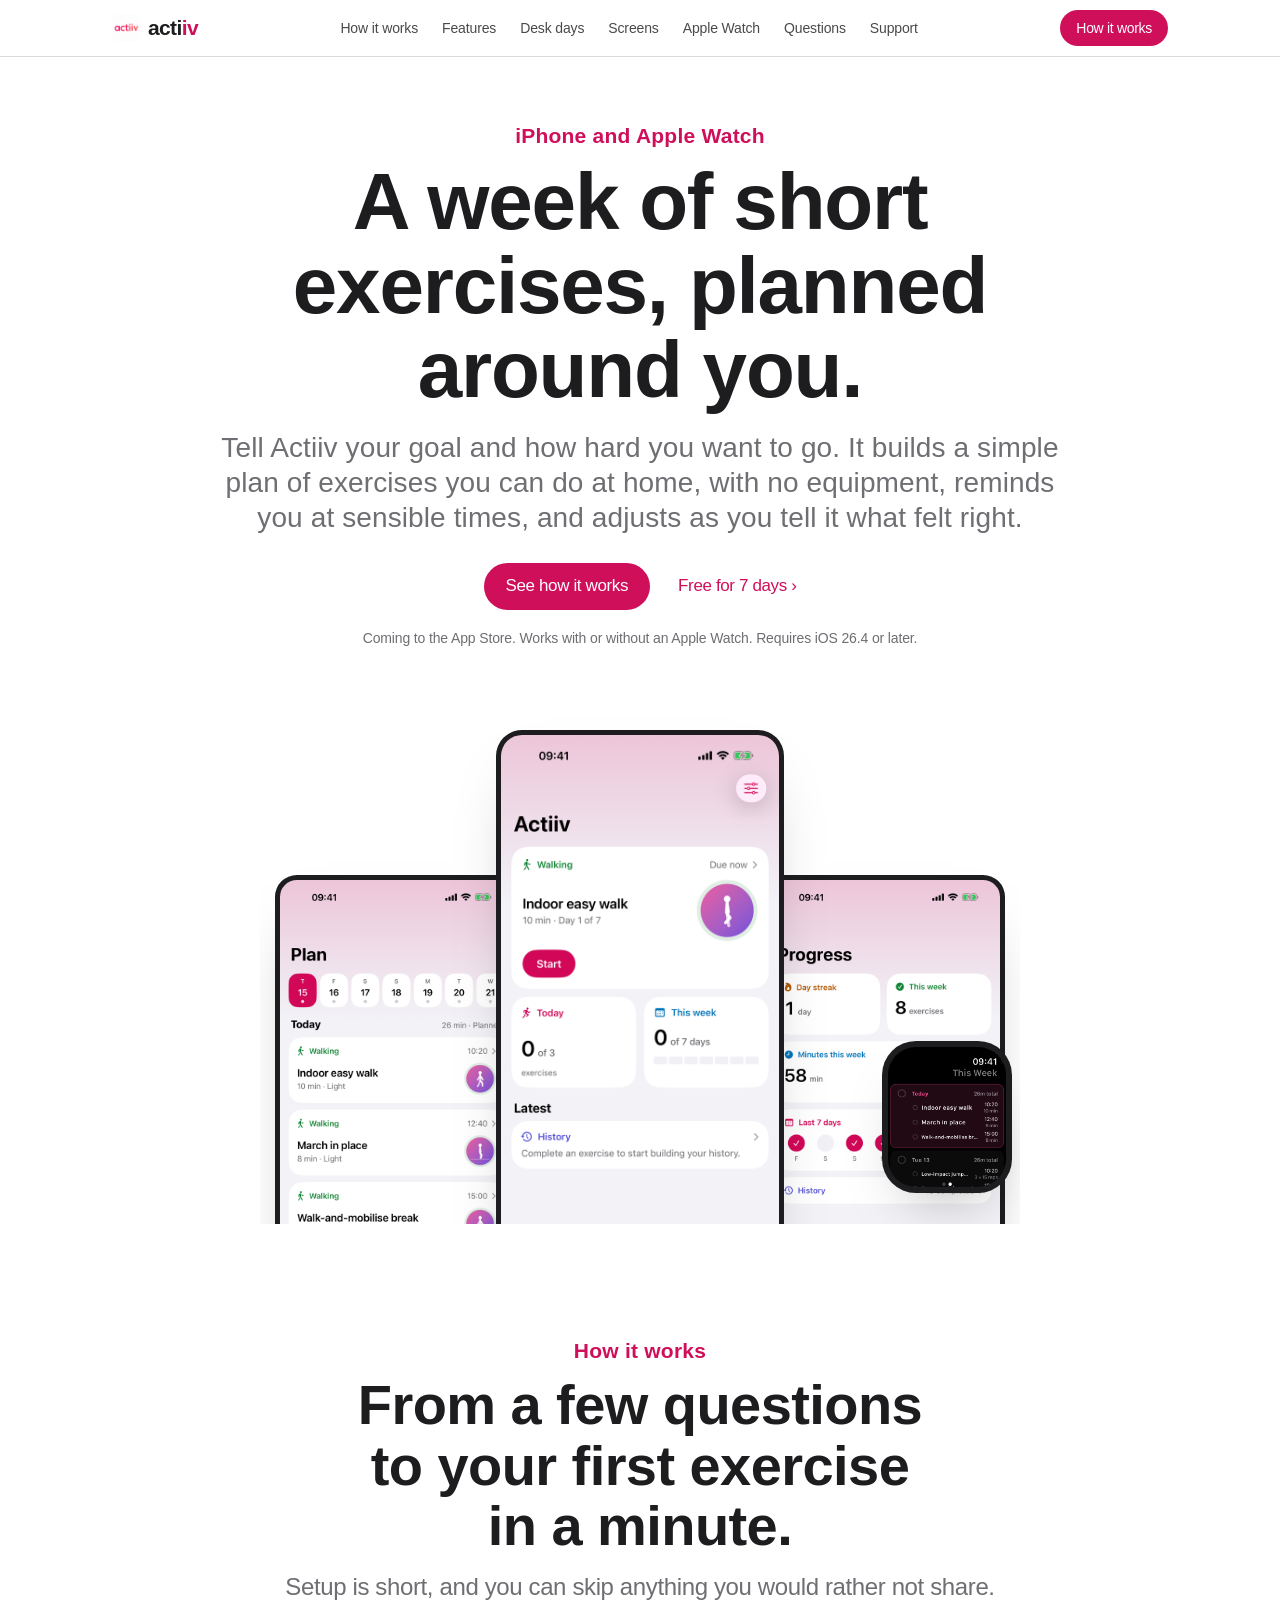
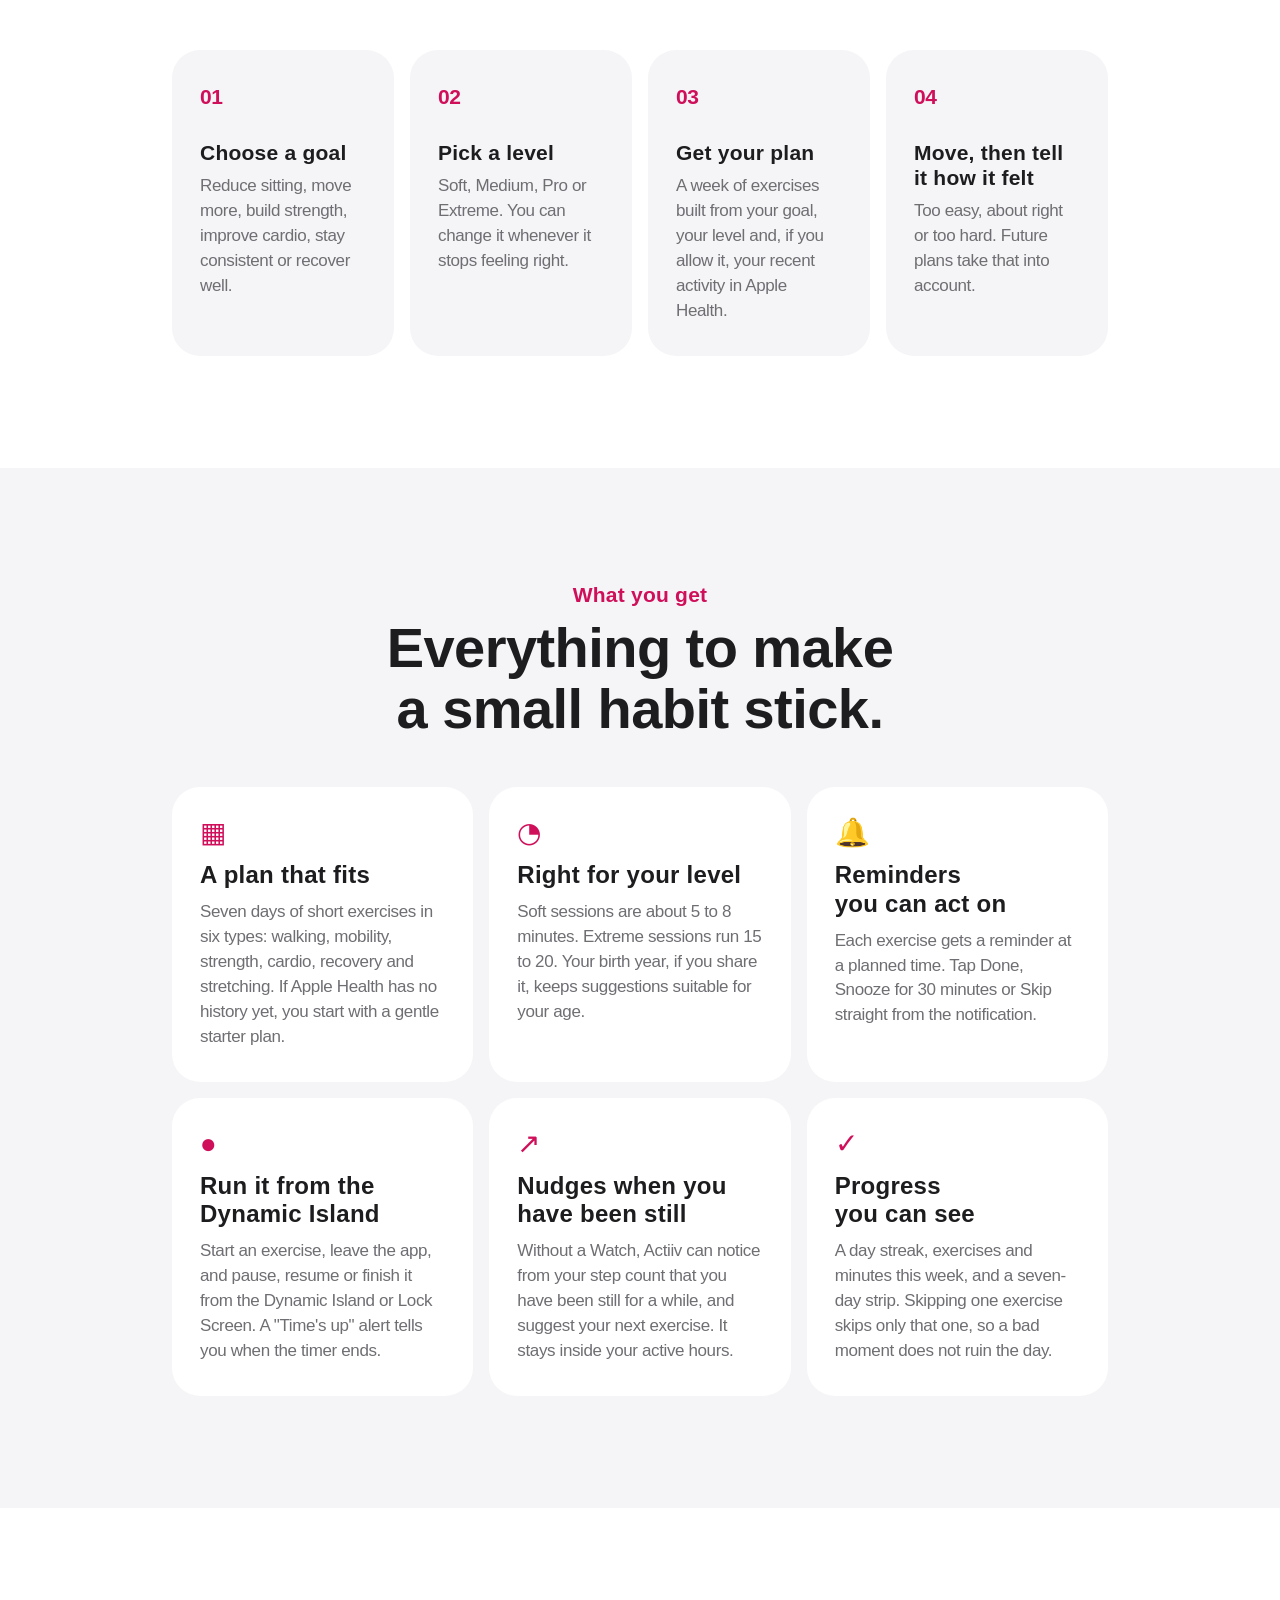
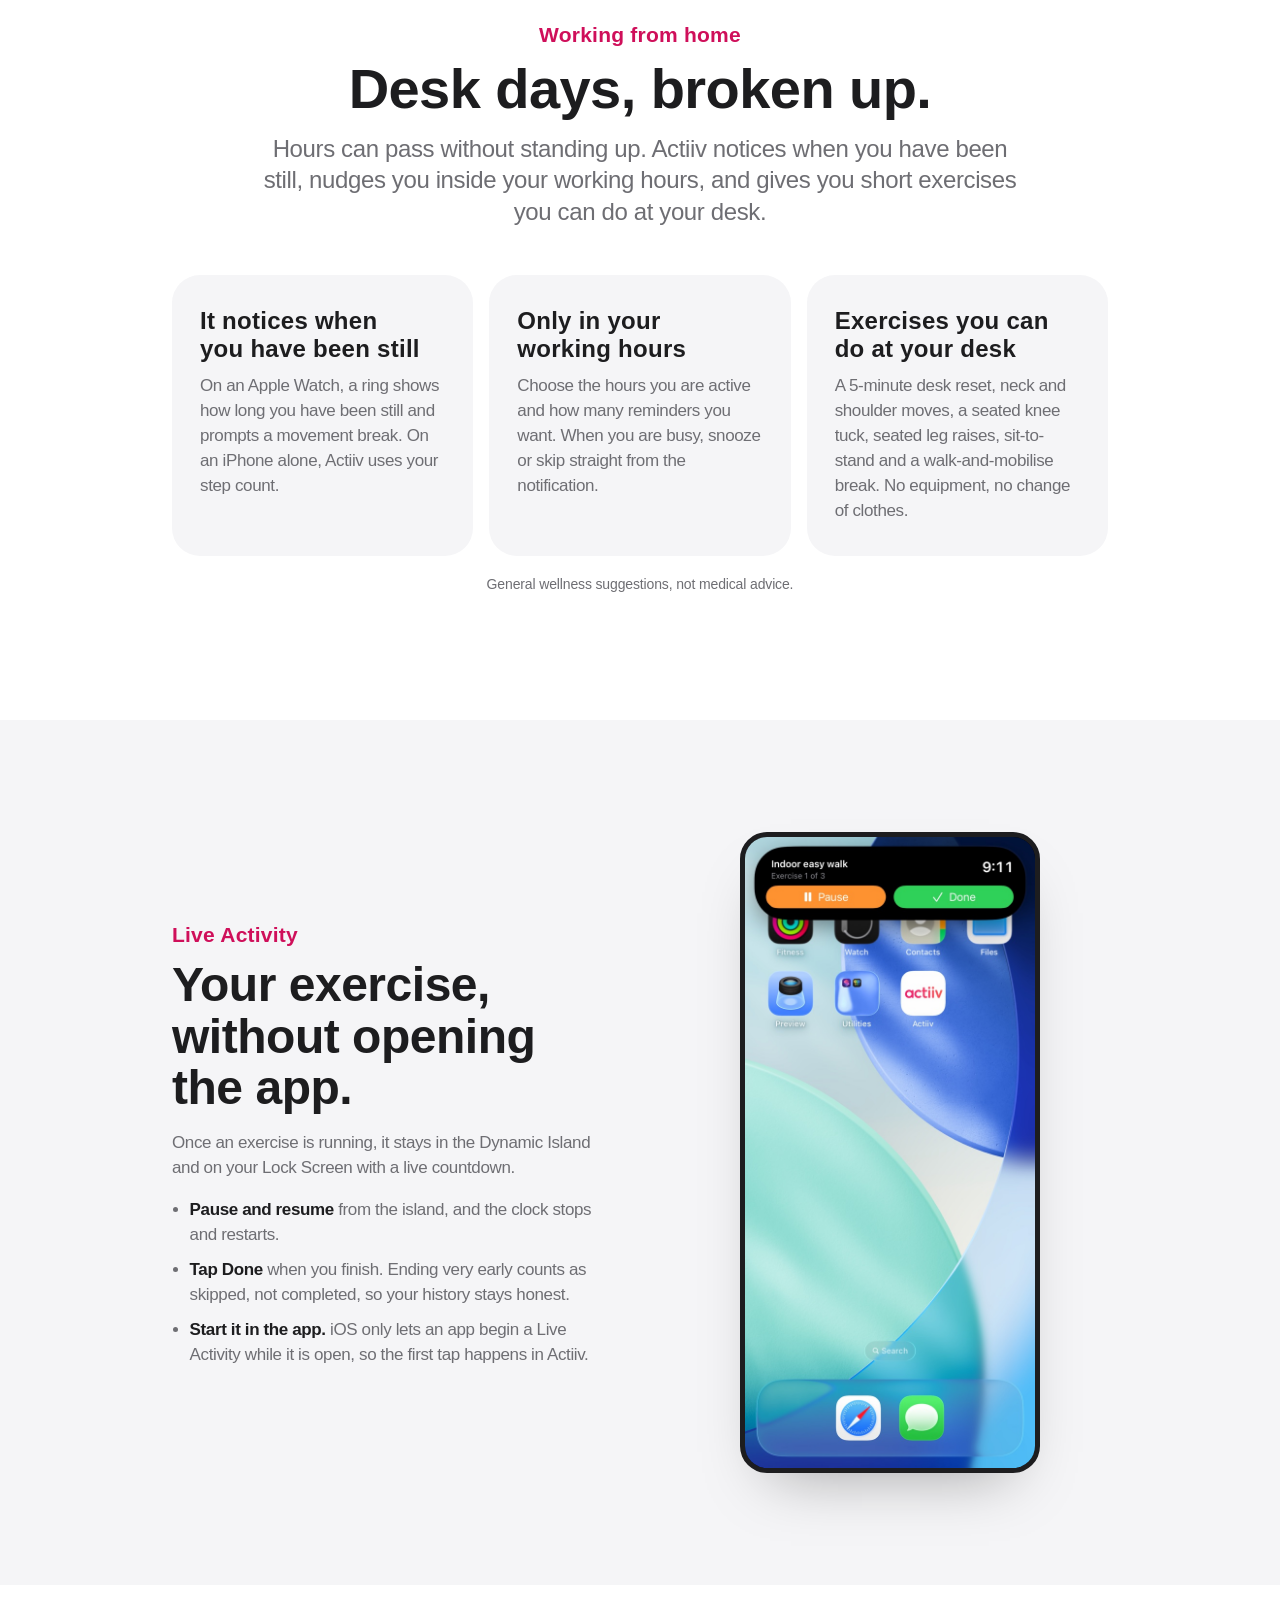
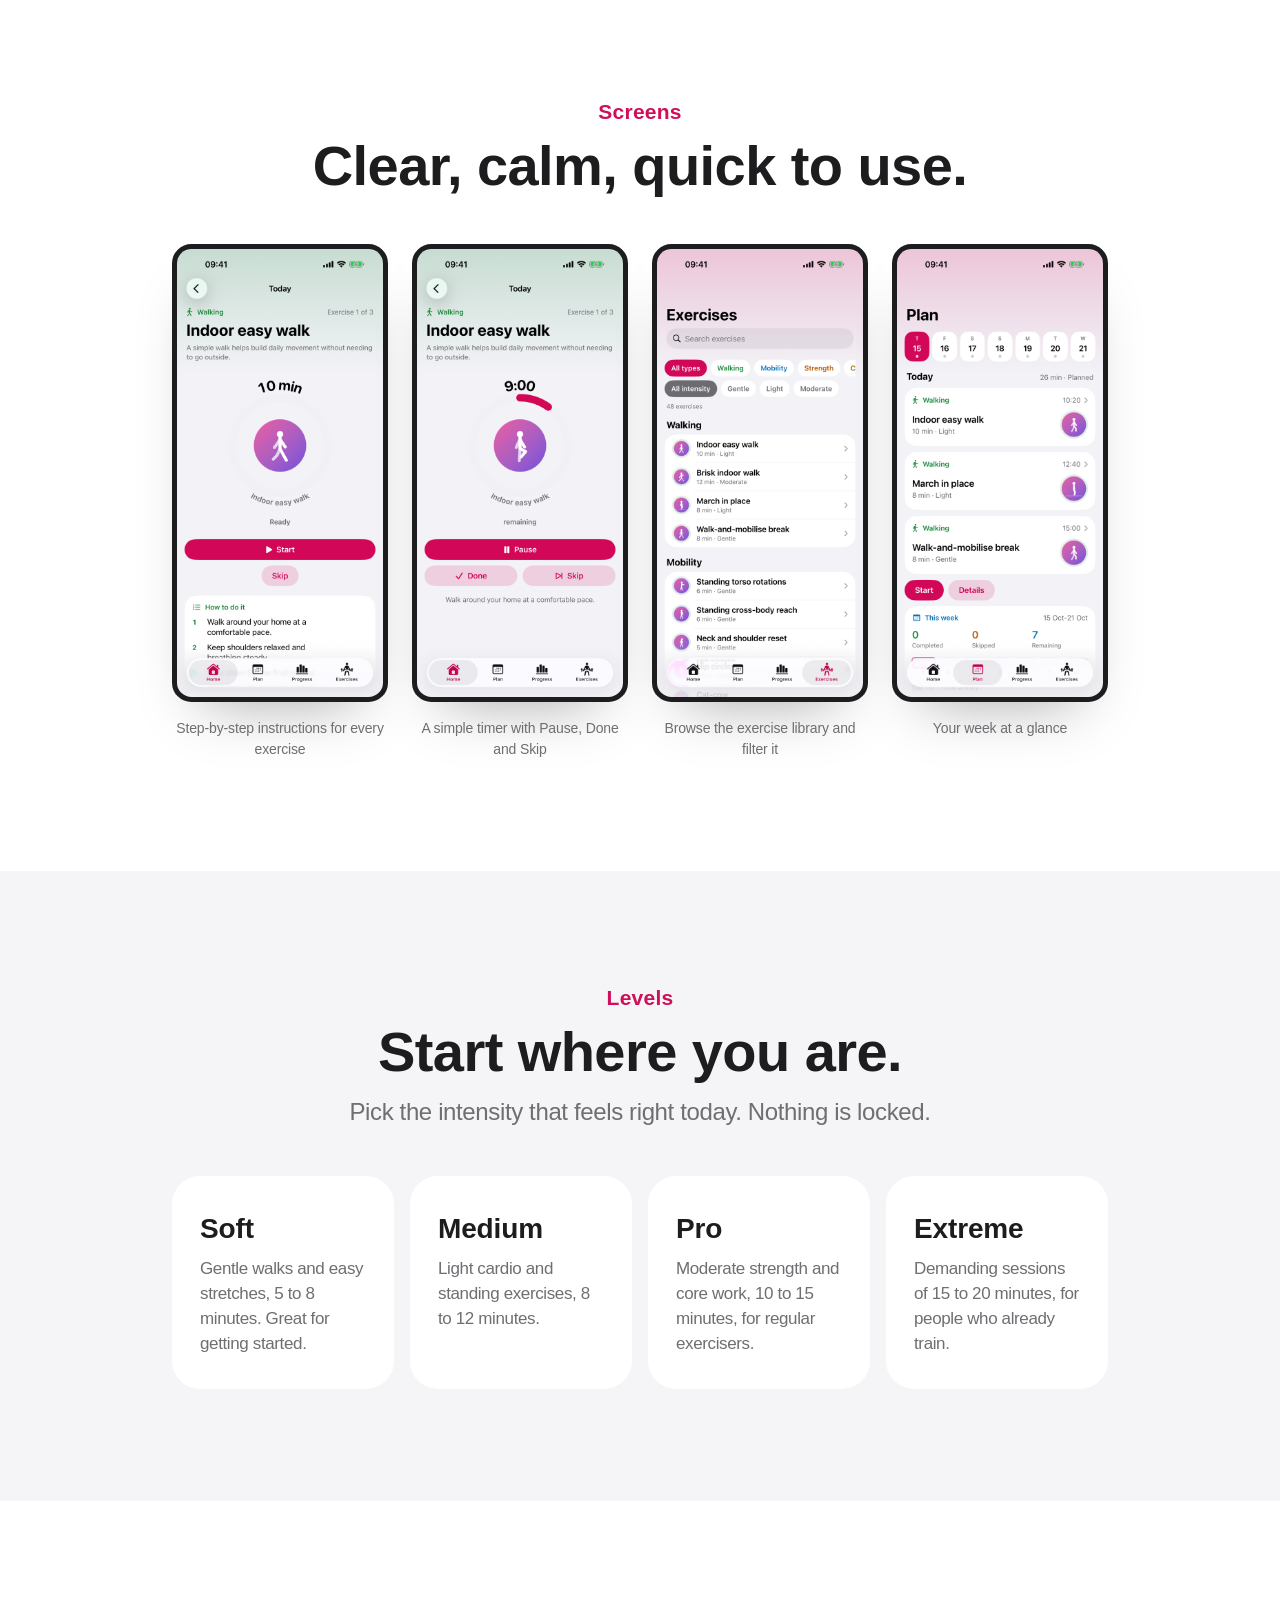
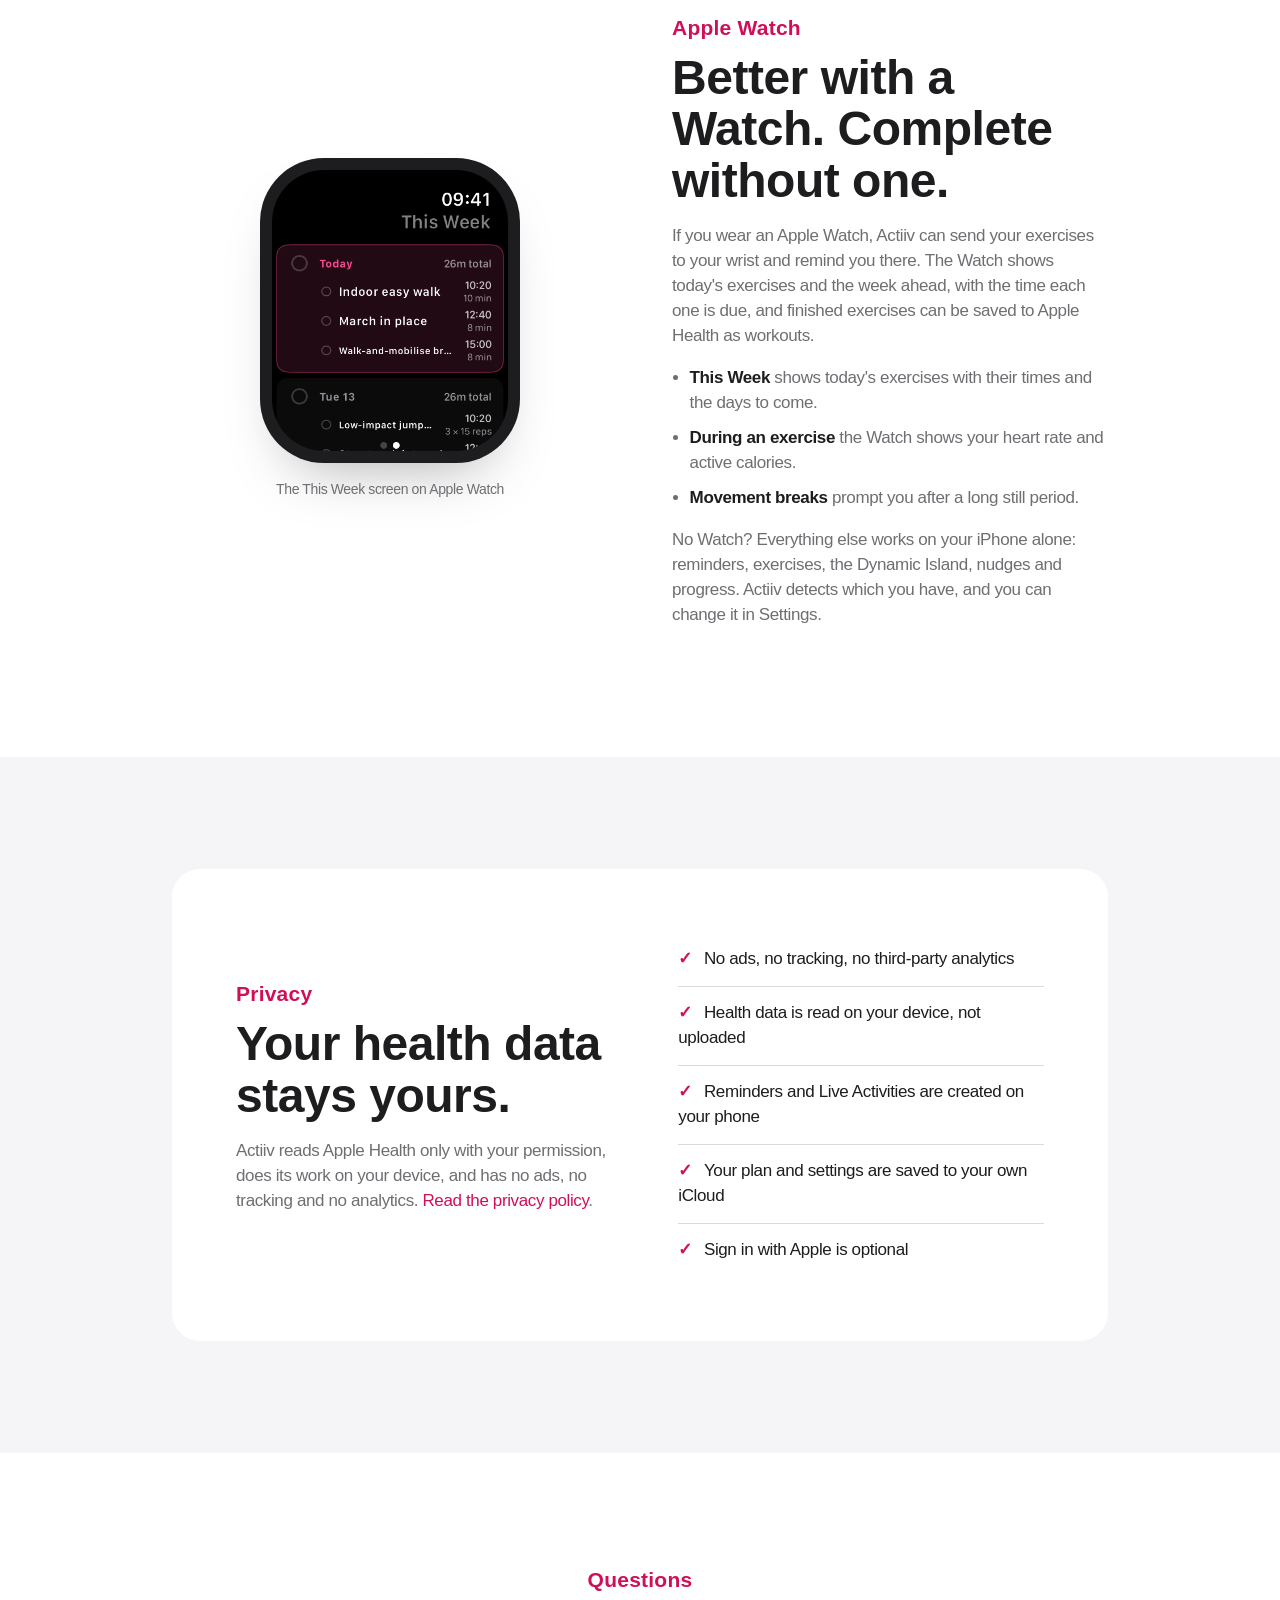
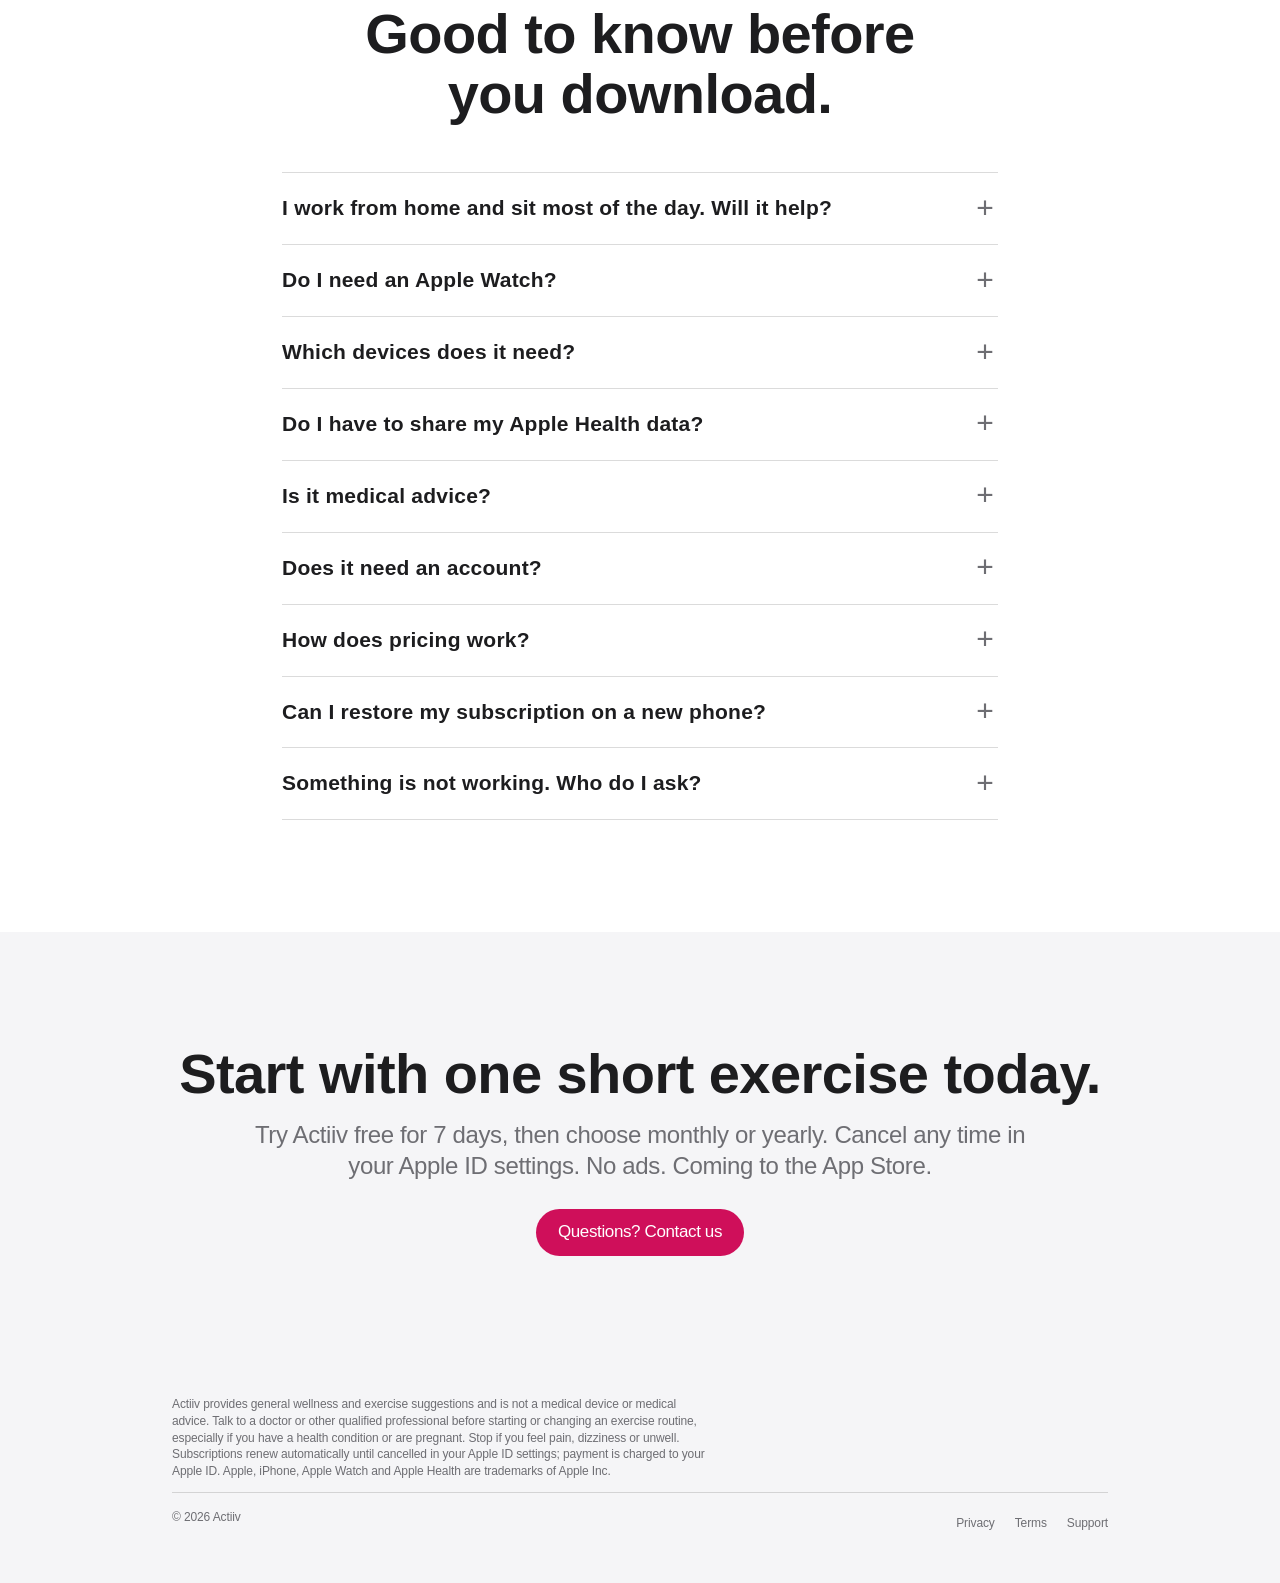
<file: index.html>
<!doctype html>
<html lang="en">
<head>
<meta charset="utf-8">
<meta name="viewport" content="width=device-width, initial-scale=1">
<title>Actiiv: short exercises at home, planned for you</title>
<meta name="description" content="Actiiv builds a week of short, no-equipment exercises around your goal and level, reminds you at the right time, and lets you run them from the Dynamic Island. Works with or without an Apple Watch.">
<meta name="theme-color" content="#ffffff" media="(prefers-color-scheme: light)">
<meta name="theme-color" content="#000000" media="(prefers-color-scheme: dark)">
<link rel="canonical" href="https://actiiv.app/">
<meta property="og:type" content="website">
<meta property="og:site_name" content="Actiiv">
<meta property="og:title" content="Actiiv: short exercises at home, planned for you">
<meta property="og:description" content="A week of short, no-equipment exercises built around your goal and level. Works with or without an Apple Watch.">
<meta property="og:url" content="https://actiiv.app/">
<meta property="og:image" content="https://actiiv.app/assets/icon.png">
<meta name="twitter:card" content="summary">
<link rel="icon" href="assets/icon.png">
<link rel="apple-touch-icon" href="assets/icon.png">
<link rel="stylesheet" href="assets/site.css">
</head>
<body>
<a class="skip" href="#main">Skip to content</a>

<header class="site">
  <div class="wrap nav-row">
    <a class="brand" href="./"><img src="assets/icon.png" alt="" width="36" height="36"><span>acti<b>iv</b></span></a>
    <nav class="links" aria-label="Main">
      <a href="#how">How it works</a>
      <a href="#features">Features</a>
      <a href="#desk">Desk days</a>
      <a href="#screens">Screens</a>
      <a href="#watch">Apple Watch</a>
      <a href="#faq">Questions</a>
      <a href="support.html">Support</a>
    </nav>
    <a class="btn btn-accent" href="#how">How it works</a>
  </div>
</header>

<main id="main">
  <section class="hero"><div class="wrap hero-in">
    <div>
      <div class="eyebrow">iPhone and Apple Watch</div>
      <h1>A week of short exercises, planned around you.</h1>
      <p class="lede">Tell Actiiv your goal and how hard you want to go. It builds a simple plan of exercises you can do at home, with no equipment, reminds you at sensible times, and adjusts as you tell it what felt right.</p>
      <div class="cta-row">
        <a class="btn btn-accent" href="#how">See how it works</a>
        <a class="textlink" href="#get">Free for 7 days</a>
      </div>
      <p class="fine">Coming to the App Store. Works with or without an Apple Watch. Requires iOS 26.4 or later.</p>
    </div>
    <div class="hero-shots" aria-label="Screens from the Actiiv app">
      <div class="phone"><img src="assets/plan.png" alt="The Plan tab showing this week's exercises" width="598" height="1300"></div>
      <div class="phone"><img fetchpriority="high" src="assets/home.png" alt="The Home tab with today's exercise ready to start" width="598" height="1300"></div>
      <div class="phone"><img src="assets/progress.png" alt="The Progress tab with a day streak and the last seven days" width="598" height="1300"></div>
      <div class="hero-watch" aria-label="The Apple Watch app">
        <div class="watch-frame">
          <div class="watch-screen">
            <img src="assets/watch-week.png" alt="The Apple Watch This Week screen listing today's three exercises with their times" width="416" height="496">
            <span class="watch-mask" aria-hidden="true"></span>
          </div>
        </div>
      </div>
    </div>
  </div></section>

  <section class="block" id="how"><div class="wrap">
    <div class="section-head">
      <div class="eyebrow">How it works</div>
      <h2>From a few questions to your first exercise in a minute.</h2>
      <p>Setup is short, and you can skip anything you would rather not share.</p>
    </div>
    <div class="steps">
      <div class="step"><h3>Choose a goal</h3><p>Reduce sitting, move more, build strength, improve cardio, stay consistent or recover well.</p></div>
      <div class="step"><h3>Pick a level</h3><p>Soft, Medium, Pro or Extreme. You can change it whenever it stops feeling right.</p></div>
      <div class="step"><h3>Get your plan</h3><p>A week of exercises built from your goal, your level and, if you allow it, your recent activity in Apple Health.</p></div>
      <div class="step"><h3>Move, then tell it how it felt</h3><p>Too easy, about right or too hard. Future plans take that into account.</p></div>
    </div>
  </div></section>

  <section class="block alt" id="features"><div class="wrap">
    <div class="section-head">
      <div class="eyebrow">What you get</div>
      <h2>Everything to make a small habit stick.</h2>
    </div>
    <div class="grid cols-3">
      <article class="card"><div class="icon" aria-hidden="true">▦</div><h3>A plan that fits</h3><p>Seven days of short exercises in six types: walking, mobility, strength, cardio, recovery and stretching. If Apple Health has no history yet, you start with a gentle starter plan.</p></article>
      <article class="card"><div class="icon" aria-hidden="true">◔</div><h3>Right for your level</h3><p>Soft sessions are about 5 to 8 minutes. Extreme sessions run 15 to 20. Your birth year, if you share it, keeps suggestions suitable for your age.</p></article>
      <article class="card"><div class="icon" aria-hidden="true">🔔</div><h3>Reminders you can act on</h3><p>Each exercise gets a reminder at a planned time. Tap Done, Snooze for 30 minutes or Skip straight from the notification.</p></article>
      <article class="card"><div class="icon" aria-hidden="true">●</div><h3>Run it from the Dynamic Island</h3><p>Start an exercise, leave the app, and pause, resume or finish it from the Dynamic Island or Lock Screen. A "Time's up" alert tells you when the timer ends.</p></article>
      <article class="card"><div class="icon" aria-hidden="true">↗</div><h3>Nudges when you have been still</h3><p>Without a Watch, Actiiv can notice from your step count that you have been still for a while, and suggest your next exercise. It stays inside your active hours.</p></article>
      <article class="card"><div class="icon" aria-hidden="true">✓</div><h3>Progress you can see</h3><p>A day streak, exercises and minutes this week, and a seven-day strip. Skipping one exercise skips only that one, so a bad moment does not ruin the day.</p></article>
    </div>
  </div></section>

  <section class="block" id="desk"><div class="wrap">
    <div class="section-head">
      <div class="eyebrow">Working from home</div>
      <h2>Desk days, broken up.</h2>
      <p>Hours can pass without standing up. Actiiv notices when you have been still, nudges you inside your working hours, and gives you short exercises you can do at your desk.</p>
    </div>
    <div class="grid cols-3">
      <article class="card"><h3>It notices when you have been still</h3><p>On an Apple Watch, a ring shows how long you have been still and prompts a movement break. On an iPhone alone, Actiiv uses your step count.</p></article>
      <article class="card"><h3>Only in your working hours</h3><p>Choose the hours you are active and how many reminders you want. When you are busy, snooze or skip straight from the notification.</p></article>
      <article class="card"><h3>Exercises you can do at your desk</h3><p>A 5-minute desk reset, neck and shoulder moves, a seated knee tuck, seated leg raises, sit-to-stand and a walk-and-mobilise break. No equipment, no change of clothes.</p></article>
    </div>
    <p class="fine" style="text-align:center">General wellness suggestions, not medical advice.</p>
  </div></section>

  <section class="block alt" id="island"><div class="wrap">
    <div class="split">
      <div>
        <div class="eyebrow">Live Activity</div>
        <h2>Your exercise, without opening the app.</h2>
        <p style="color:var(--muted)">Once an exercise is running, it stays in the Dynamic Island and on your Lock Screen with a live countdown.</p>
        <ul>
          <li><strong>Pause and resume</strong> from the island, and the clock stops and restarts.</li>
          <li><strong>Tap Done</strong> when you finish. Ending very early counts as skipped, not completed, so your history stays honest.</li>
          <li><strong>Start it in the app.</strong> iOS only lets an app begin a Live Activity while it is open, so the first tap happens in Actiiv.</li>
        </ul>
      </div>
      <div class="split-media">
        <div class="phone"><img src="assets/island.jpg" alt="The Dynamic Island expanded on the iPhone Home Screen, showing Indoor easy walk, a 9:11 countdown, and Pause and Done buttons" width="598" height="1300" loading="lazy"></div>
      </div>
    </div>
  </div></section>

  <section class="block" id="screens"><div class="wrap">
    <div class="section-head">
      <div class="eyebrow">Screens</div>
      <h2>Clear, calm, quick to use.</h2>
    </div>
    <div class="gallery">
      <figure><div class="phone"><img src="assets/today.png" alt="An exercise ready to start, with a Start button and step-by-step instructions" width="598" height="1300" loading="lazy"></div><figcaption>Step-by-step instructions for every exercise</figcaption></figure>
      <figure><div class="phone"><img src="assets/running.png" alt="A running exercise with a countdown ring, Pause, Done and Skip buttons" width="598" height="1300" loading="lazy"></div><figcaption>A simple timer with Pause, Done and Skip</figcaption></figure>
      <figure><div class="phone"><img src="assets/library.png" alt="The Exercises library with search and filters by type and intensity" width="598" height="1300" loading="lazy"></div><figcaption>Browse the exercise library and filter it</figcaption></figure>
      <figure><div class="phone"><img src="assets/plan.png" alt="The weekly plan with a seven-day picker" width="598" height="1300" loading="lazy"></div><figcaption>Your week at a glance</figcaption></figure>
    </div>
  </div></section>

  <section class="block alt" id="levels"><div class="wrap">
    <div class="section-head">
      <div class="eyebrow">Levels</div>
      <h2>Start where you are.</h2>
      <p>Pick the intensity that feels right today. Nothing is locked.</p>
    </div>
    <div class="levels">
      <div class="level"><strong>Soft</strong><span>Gentle walks and easy stretches, 5 to 8 minutes. Great for getting started.</span></div>
      <div class="level"><strong>Medium</strong><span>Light cardio and standing exercises, 8 to 12 minutes.</span></div>
      <div class="level"><strong>Pro</strong><span>Moderate strength and core work, 10 to 15 minutes, for regular exercisers.</span></div>
      <div class="level"><strong>Extreme</strong><span>Demanding sessions of 15 to 20 minutes, for people who already train.</span></div>
    </div>
  </div></section>

  <section class="block" id="watch"><div class="wrap">
    <div class="split flip">
      <div>
        <div class="eyebrow">Apple Watch</div>
        <h2>Better with a Watch. Complete without one.</h2>
        <p style="color:var(--muted)">If you wear an Apple Watch, Actiiv can send your exercises to your wrist and remind you there. The Watch shows today's exercises and the week ahead, with the time each one is due, and finished exercises can be saved to Apple Health as workouts.</p>
        <ul>
          <li><strong>This Week</strong> shows today's exercises with their times and the days to come.</li>
          <li><strong>During an exercise</strong> the Watch shows your heart rate and active calories.</li>
          <li><strong>Movement breaks</strong> prompt you after a long still period.</li>
        </ul>
        <p style="color:var(--muted)">No Watch? Everything else works on your iPhone alone: reminders, exercises, the Dynamic Island, nudges and progress. Actiiv detects which you have, and you can change it in Settings.</p>
      </div>
      <div class="split-media">
        <figure class="watch" style="margin:0">
          <div class="watch-frame">
            <div class="watch-screen">
              <img src="assets/watch-week.png" alt="The Apple Watch app's This Week screen, listing today's three exercises with their times: Indoor easy walk at 10:20, March in place at 12:40 and Walk-and-mobilise break at 15:00" width="416" height="496">
              <span class="watch-mask" aria-hidden="true"></span>
            </div>
          </div>
          <figcaption>The This Week screen on Apple Watch</figcaption>
        </figure>
      </div>
    </div>
  </div></section>

  <section class="block alt" id="privacy"><div class="wrap">
    <div class="strip">
      <div>
        <div class="eyebrow">Privacy</div>
        <h2>Your health data stays yours.</h2>
        <p style="color:var(--muted)">Actiiv reads Apple Health only with your permission, does its work on your device, and has no ads, no tracking and no analytics. <a href="privacy.html">Read the privacy policy</a>.</p>
      </div>
      <ul>
        <li>No ads, no tracking, no third-party analytics</li>
        <li>Health data is read on your device, not uploaded</li>
        <li>Reminders and Live Activities are created on your phone</li>
        <li>Your plan and settings are saved to your own iCloud</li>
        <li>Sign in with Apple is optional</li>
      </ul>
    </div>
  </div></section>

  <section class="block" id="faq"><div class="wrap">
    <div class="section-head">
      <div class="eyebrow">Questions</div>
      <h2>Good to know before you download.</h2>
    </div>
    <details><summary>I work from home and sit most of the day. Will it help?</summary><p>Actiiv is built to break up long stretches of sitting. It nudges you after you have been still, keeps reminders inside your working hours, and offers short seated and standing exercises. It gives general wellness suggestions and is not medical advice. If you have back or neck pain, talk to a doctor or other qualified professional first.</p></details>
    <details><summary>Do I need an Apple Watch?</summary><p>No. Actiiv works fully on an iPhone. A Watch adds exercises and reminders on your wrist and movement breaks.</p></details>
    <details><summary>Which devices does it need?</summary><p>An iPhone running iOS 26.4 or later. The Watch app needs watchOS 26.4 or later.</p></details>
    <details><summary>Do I have to share my Apple Health data?</summary><p>No. If you do, Actiiv uses your recent steps, activity and workouts to fit your plan. If you do not, you get a gentle starter plan based on your goal and level, and it still works.</p></details>
    <details><summary>Is it medical advice?</summary><p>No. Actiiv gives general wellness and exercise suggestions. It is not a medical device and does not diagnose or treat anything. If you have a health condition, are pregnant, or are unsure whether an exercise is safe for you, talk to a doctor or other qualified professional first, and stop if you feel pain or unwell.</p></details>
    <details><summary>Does it need an account?</summary><p>No. Signing in with Apple is optional. Your plan and settings are saved to your own iCloud, and signing in with Apple restores them on a new device.</p></details>
    <details><summary>How does pricing work?</summary><p>Actiiv is a subscription with a 7-day free trial, billed monthly or yearly. The price is shown in the app and on the App Store before you subscribe. The subscription renews automatically until you cancel, and you can cancel at any time in your Apple ID settings. If you cancel during the trial you are not charged. If your subscription ends, Actiiv asks you to subscribe again to keep using it.</p></details>
    <details><summary>Can I restore my subscription on a new phone?</summary><p>Yes. Open Actiiv and tap Restore purchases on the subscription screen, or in Settings. It uses the Apple ID you subscribed with.</p></details>
    <details><summary>Something is not working. Who do I ask?</summary><p>See the <a href="support.html">support page</a> for common fixes and how to contact us.</p></details>
  </div></section>

  <section class="block alt" id="get"><div class="wrap">
    <div class="cta-band">
      <h2>Start with one short exercise today.</h2>
      <p>Try Actiiv free for 7 days, then choose monthly or yearly. Cancel any time in your Apple ID settings. No ads. Coming to the App Store.</p>
      <a class="btn btn-accent" href="support.html">Questions? Contact us</a>
    </div>
  </div></section>
</main>

<footer class="site">
  <div class="wrap">
    <div class="foot">
      <div>&copy; 2026 Actiiv</div>
      <nav aria-label="Footer">
        <a href="privacy.html">Privacy</a>
        <a href="terms.html">Terms</a>
        <a href="support.html">Support</a>
      </nav>
    </div>
    <p class="disclaimer">Actiiv provides general wellness and exercise suggestions and is not a medical device or medical advice. Talk to a doctor or other qualified professional before starting or changing an exercise routine, especially if you have a health condition or are pregnant. Stop if you feel pain, dizziness or unwell. Subscriptions renew automatically until cancelled in your Apple ID settings; payment is charged to your Apple ID. Apple, iPhone, Apple Watch and Apple Health are trademarks of Apple Inc.</p>
  </div>
</footer>
</body>
</html>
</file>
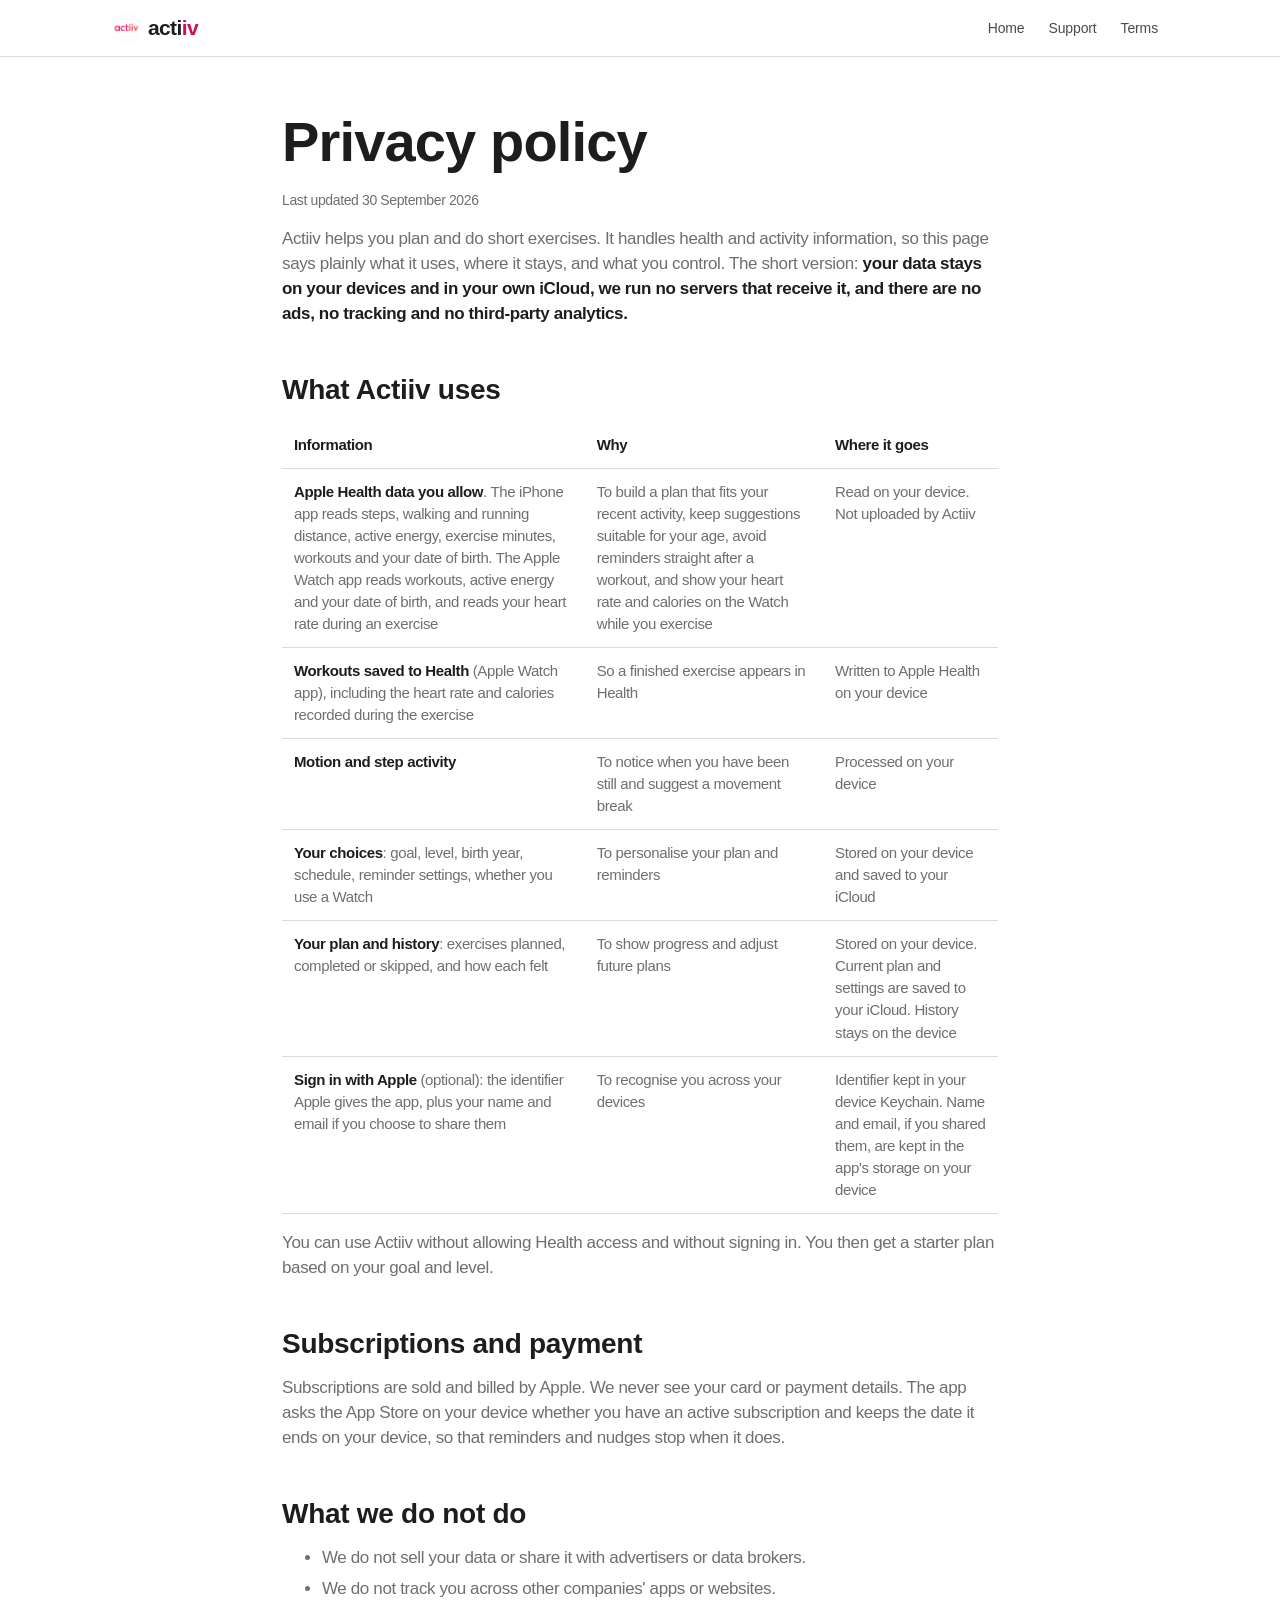
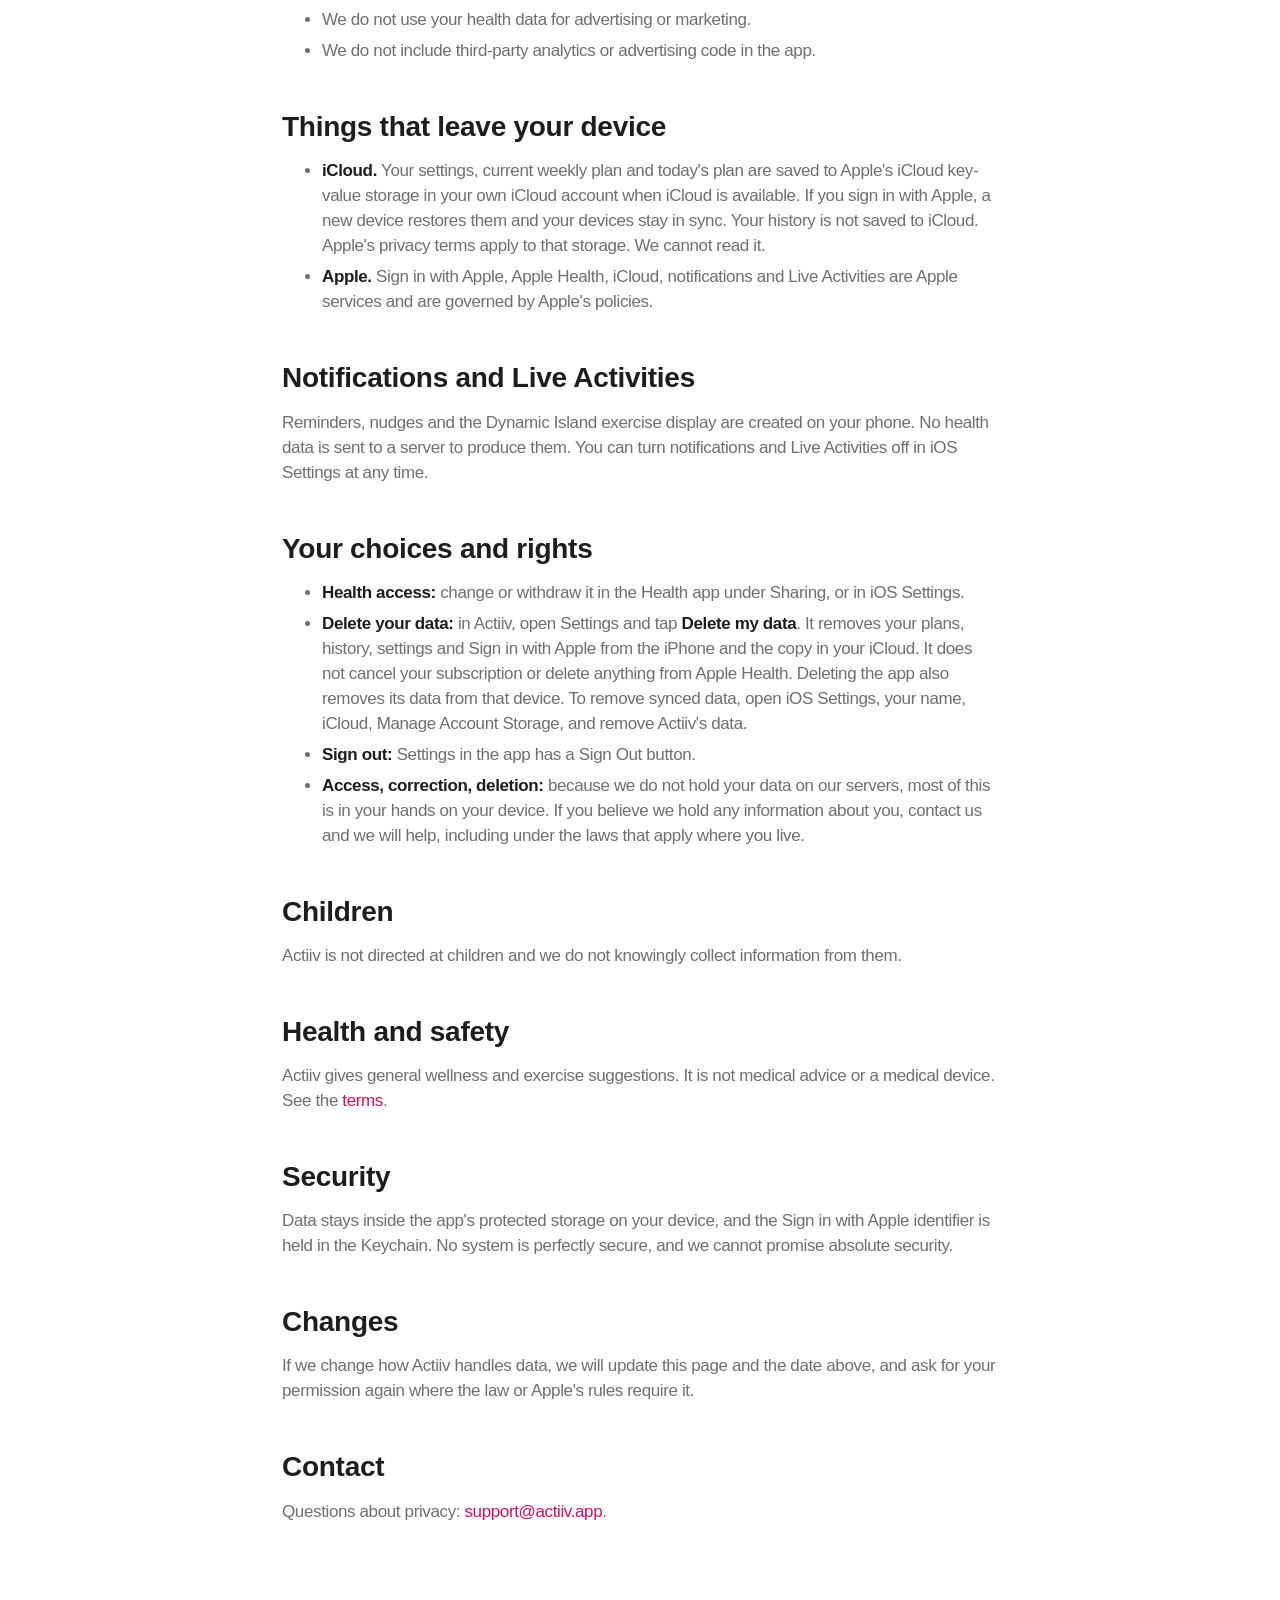
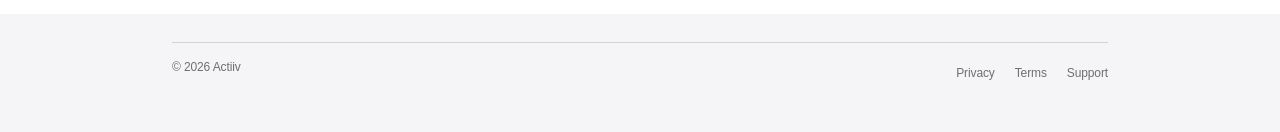
<file: privacy.html>
<!doctype html>
<html lang="en">
<head>
<meta charset="utf-8">
<meta name="viewport" content="width=device-width, initial-scale=1">
<title>Privacy policy · Actiiv</title>
<meta name="description" content="How Actiiv handles your health and activity data.">
<link rel="icon" href="assets/icon.png">
<link rel="stylesheet" href="assets/site.css">
</head>
<body>
<a class="skip" href="#main">Skip to content</a>
<header class="site">
  <div class="wrap nav-row">
    <a class="brand" href="./"><img src="assets/icon.png" alt="" width="36" height="36"><span>acti<b>iv</b></span></a>
    <nav class="links" aria-label="Main"><a href="./">Home</a><a href="support.html">Support</a><a href="terms.html">Terms</a></nav>
  </div>
</header>

<main id="main" class="wrap doc">
  <h1>Privacy policy</h1>
  <p class="meta">Last updated 30 September 2026</p>

  <p>Actiiv helps you plan and do short exercises. It handles health and activity information, so this page says plainly what it uses, where it stays, and what you control. The short version: <strong>your data stays on your devices and in your own iCloud, we run no servers that receive it, and there are no ads, no tracking and no third-party analytics.</strong></p>

  <h2>What Actiiv uses</h2>
  <table>
    <thead><tr><th>Information</th><th>Why</th><th>Where it goes</th></tr></thead>
    <tbody>
      <tr><td><strong>Apple Health data you allow</strong>. The iPhone app reads steps, walking and running distance, active energy, exercise minutes, workouts and your date of birth. The Apple Watch app reads workouts, active energy and your date of birth, and reads your heart rate during an exercise</td><td>To build a plan that fits your recent activity, keep suggestions suitable for your age, avoid reminders straight after a workout, and show your heart rate and calories on the Watch while you exercise</td><td>Read on your device. Not uploaded by Actiiv</td></tr>
      <tr><td><strong>Workouts saved to Health</strong> (Apple Watch app), including the heart rate and calories recorded during the exercise</td><td>So a finished exercise appears in Health</td><td>Written to Apple Health on your device</td></tr>
      <tr><td><strong>Motion and step activity</strong></td><td>To notice when you have been still and suggest a movement break</td><td>Processed on your device</td></tr>
      <tr><td><strong>Your choices</strong>: goal, level, birth year, schedule, reminder settings, whether you use a Watch</td><td>To personalise your plan and reminders</td><td>Stored on your device and saved to your iCloud</td></tr>
      <tr><td><strong>Your plan and history</strong>: exercises planned, completed or skipped, and how each felt</td><td>To show progress and adjust future plans</td><td>Stored on your device. Current plan and settings are saved to your iCloud. History stays on the device</td></tr>
      <tr><td><strong>Sign in with Apple</strong> (optional): the identifier Apple gives the app, plus your name and email if you choose to share them</td><td>To recognise you across your devices</td><td>Identifier kept in your device Keychain. Name and email, if you shared them, are kept in the app's storage on your device</td></tr>
    </tbody>
  </table>
  <p>You can use Actiiv without allowing Health access and without signing in. You then get a starter plan based on your goal and level.</p>

  <h2>Subscriptions and payment</h2>
  <p>Subscriptions are sold and billed by Apple. We never see your card or payment details. The app asks the App Store on your device whether you have an active subscription and keeps the date it ends on your device, so that reminders and nudges stop when it does.</p>

  <h2>What we do not do</h2>
  <ul>
    <li>We do not sell your data or share it with advertisers or data brokers.</li>
    <li>We do not track you across other companies' apps or websites.</li>
    <li>We do not use your health data for advertising or marketing.</li>
    <li>We do not include third-party analytics or advertising code in the app.</li>
  </ul>

  <h2>Things that leave your device</h2>
  <ul>
    <li><strong>iCloud.</strong> Your settings, current weekly plan and today's plan are saved to Apple's iCloud key-value storage in your own iCloud account when iCloud is available. If you sign in with Apple, a new device restores them and your devices stay in sync. Your history is not saved to iCloud. Apple's privacy terms apply to that storage. We cannot read it.</li>
    <li><strong>Apple.</strong> Sign in with Apple, Apple Health, iCloud, notifications and Live Activities are Apple services and are governed by Apple's policies.</li>
  </ul>

  <h2>Notifications and Live Activities</h2>
  <p>Reminders, nudges and the Dynamic Island exercise display are created on your phone. No health data is sent to a server to produce them. You can turn notifications and Live Activities off in iOS Settings at any time.</p>

  <h2>Your choices and rights</h2>
  <ul>
    <li><strong>Health access:</strong> change or withdraw it in the Health app under Sharing, or in iOS Settings.</li>
    <li><strong>Delete your data:</strong> in Actiiv, open Settings and tap <strong>Delete my data</strong>. It removes your plans, history, settings and Sign in with Apple from the iPhone and the copy in your iCloud. It does not cancel your subscription or delete anything from Apple Health. Deleting the app also removes its data from that device. To remove synced data, open iOS Settings, your name, iCloud, Manage Account Storage, and remove Actiiv's data.</li>
    <li><strong>Sign out:</strong> Settings in the app has a Sign Out button.</li>
    <li><strong>Access, correction, deletion:</strong> because we do not hold your data on our servers, most of this is in your hands on your device. If you believe we hold any information about you, contact us and we will help, including under the laws that apply where you live.</li>
  </ul>

  <h2>Children</h2>
  <p>Actiiv is not directed at children and we do not knowingly collect information from them.</p>

  <h2>Health and safety</h2>
  <p>Actiiv gives general wellness and exercise suggestions. It is not medical advice or a medical device. See the <a href="terms.html">terms</a>.</p>

  <h2>Security</h2>
  <p>Data stays inside the app's protected storage on your device, and the Sign in with Apple identifier is held in the Keychain. No system is perfectly secure, and we cannot promise absolute security.</p>

  <h2>Changes</h2>
  <p>If we change how Actiiv handles data, we will update this page and the date above, and ask for your permission again where the law or Apple's rules require it.</p>

  <h2>Contact</h2>
  <p>Questions about privacy: <a href="mailto:support@actiiv.app">support@actiiv.app</a>.</p>
</main>

<footer class="site"><div class="wrap"><div class="foot"><div>&copy; 2026 Actiiv</div><nav aria-label="Footer"><a href="privacy.html">Privacy</a><a href="terms.html">Terms</a><a href="support.html">Support</a></nav></div></div></footer>
</body>
</html>
</file>
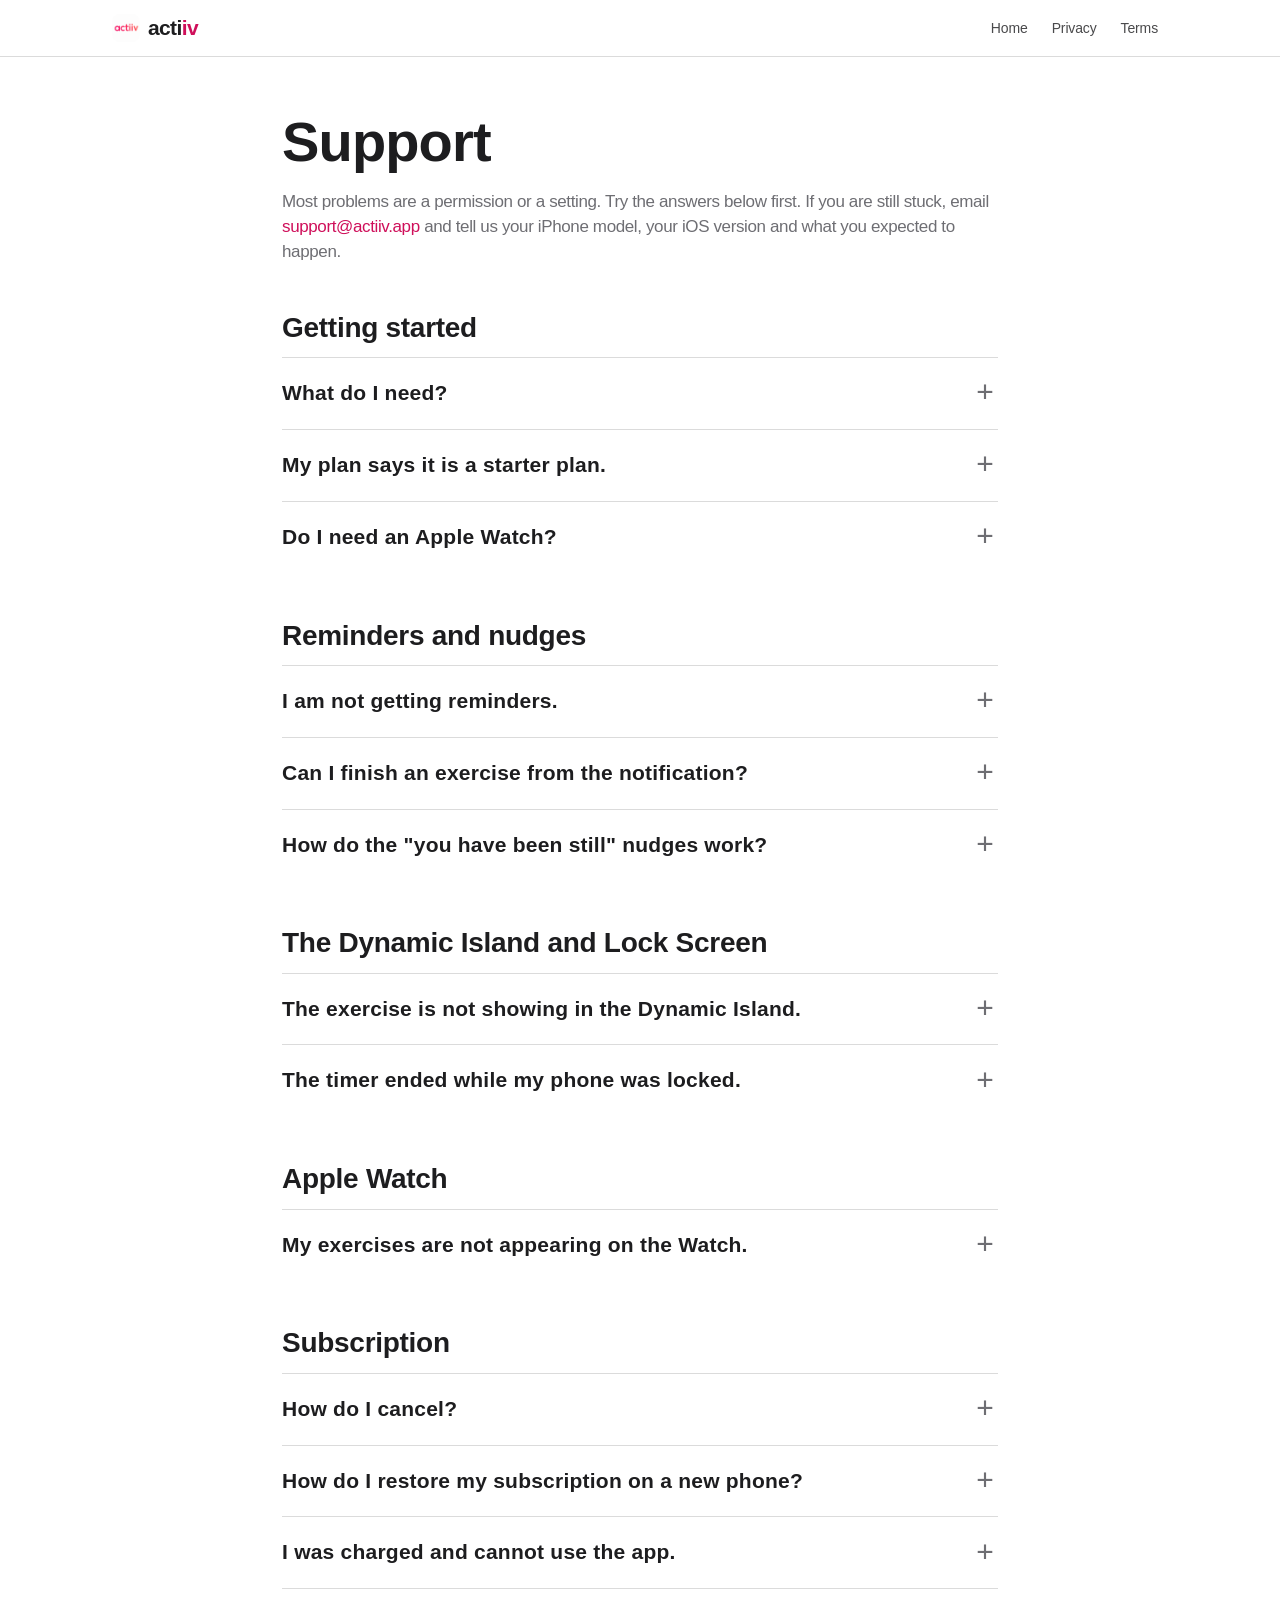
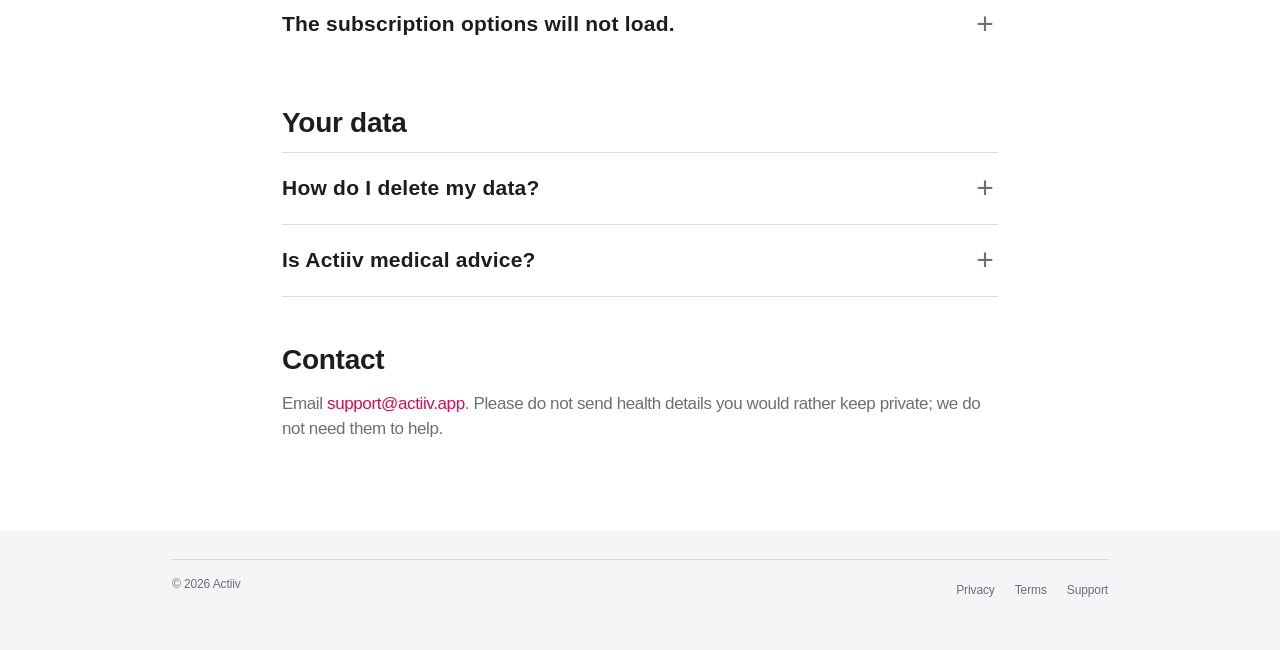
<file: support.html>
<!doctype html>
<!-- Confirm the contact address below exists and is monitored before publishing. -->
<html lang="en">
<head>
<meta charset="utf-8">
<meta name="viewport" content="width=device-width, initial-scale=1">
<title>Support · Actiiv</title>
<meta name="description" content="Help with Actiiv: permissions, reminders, the Dynamic Island, Apple Watch and your data.">
<link rel="icon" href="assets/icon.png">
<link rel="stylesheet" href="assets/site.css">
</head>
<body>
<a class="skip" href="#main">Skip to content</a>
<header class="site">
  <div class="wrap nav-row">
    <a class="brand" href="./"><img src="assets/icon.png" alt="" width="36" height="36"><span>acti<b>iv</b></span></a>
    <nav class="links" aria-label="Main"><a href="./">Home</a><a href="privacy.html">Privacy</a><a href="terms.html">Terms</a></nav>
  </div>
</header>

<main id="main" class="wrap doc">
  <h1>Support</h1>
  <p>Most problems are a permission or a setting. Try the answers below first. If you are still stuck, email <a href="mailto:support@actiiv.app">support@actiiv.app</a> and tell us your iPhone model, your iOS version and what you expected to happen.</p>

  <h2>Getting started</h2>
  <details><summary>What do I need?</summary><p>An iPhone running iOS 26.4 or later. An Apple Watch is optional and needs watchOS 26.4 or later.</p></details>
  <details><summary>My plan says it is a starter plan.</summary><p>Actiiv could not find recent activity in Apple Health, so it built the plan from your goal and level. To let it adapt, open Settings, then Health, then Data Access and Devices, then Actiiv, and turn on the categories you are comfortable sharing. Future plans will use them.</p></details>
  <details><summary>Do I need an Apple Watch?</summary><p>No. In Actiiv, open Settings and find Apple Watch. Choose Auto, Watch or iPhone only. With iPhone only, exercises run on your phone.</p></details>

  <h2>Reminders and nudges</h2>
  <details><summary>I am not getting reminders.</summary><p>Check that notifications are allowed for Actiiv in iOS Settings, then Notifications. Then check that Focus or Do Not Disturb is not silencing them. Also check your active hours in Actiiv Settings, because reminders stay inside them. Reminders arrive at the times shown in your plan, and only for exercises you have not done or skipped.</p></details>
  <details><summary>Can I finish an exercise from the notification?</summary><p>Yes. Press and hold a reminder, or pull it down, to see Done, In 30 min and Skip.</p></details>
  <details><summary>How do the "you have been still" nudges work?</summary><p>They are for people without a Watch. Actiiv looks at your recent step count, and if you have been still for about two hours during your active hours, it sends one nudge. They stay inside your active hours and are limited per day. They need Health access to steps. iOS decides how often apps can check in the background, so a nudge can occasionally arrive late or when you were moving.</p></details>

  <h2>The Dynamic Island and Lock Screen</h2>
  <details><summary>The exercise is not showing in the Dynamic Island.</summary><p>Start the exercise from inside Actiiv, then leave the app. iOS only lets an app begin a Live Activity while it is open. Also check iOS Settings, then Actiiv, then Live Activities is on. Phones without a Dynamic Island show the same controls on the Lock Screen.</p></details>
  <details><summary>The timer ended while my phone was locked.</summary><p>You get a "Time's up" alert if notifications are allowed. Tap Done to finish, or open the app.</p></details>

  <h2>Apple Watch</h2>
  <details><summary>My exercises are not appearing on the Watch.</summary><p>Open Actiiv on the Watch once so it can receive the plan, and make sure the iPhone and Watch are paired and near each other. The iPhone app shows the sync status on the Home tab.</p></details>

  <h2>Subscription</h2>
  <details><summary>How do I cancel?</summary><p>On your iPhone open Settings, tap your name, then Subscriptions, choose Actiiv and tap Cancel. You can also open Settings inside Actiiv and tap Manage subscription. Cancel at least 24 hours before the end of the trial or period to avoid the next charge. Deleting the app does not cancel the subscription.</p></details>
  <details><summary>How do I restore my subscription on a new phone?</summary><p>Open Actiiv and tap Restore purchases on the subscription screen, or in Settings under Subscription. Make sure you are signed in with the Apple ID you subscribed with.</p></details>
  <details><summary>I was charged and cannot use the app.</summary><p>Tap Restore purchases first. If that does not help, email us with the date of the charge. Refunds are handled by Apple, and you can ask for one at reportaproblem.apple.com.</p></details>
  <details><summary>The subscription options will not load.</summary><p>Check your connection and tap Try again. Make sure you are signed in to the App Store on your iPhone. If it still fails, email us.</p></details>

  <h2>Your data</h2>
  <details><summary>How do I delete my data?</summary><p>Open Actiiv, go to Settings, scroll to the bottom and tap Delete my data. It removes your plans, history, settings and Sign in with Apple from the iPhone and from your iCloud, then shows onboarding again. It does not cancel your subscription (see Subscription above) and does not delete anything from Apple Health, which you manage in the Health app. Data on an Apple Watch is removed when you delete the Watch app. See the <a href="privacy.html">privacy policy</a> for details.</p></details>
  <details><summary>Is Actiiv medical advice?</summary><p>No. It gives general wellness suggestions. Talk to a doctor before changing your routine if you have a health condition or are pregnant, and stop if you feel pain, dizziness or unwell.</p></details>

  <h2>Contact</h2>
  <p>Email <a href="mailto:support@actiiv.app">support@actiiv.app</a>. Please do not send health details you would rather keep private; we do not need them to help.</p>
</main>

<footer class="site"><div class="wrap"><div class="foot"><div>&copy; 2026 Actiiv</div><nav aria-label="Footer"><a href="privacy.html">Privacy</a><a href="terms.html">Terms</a><a href="support.html">Support</a></nav></div></div></footer>
</body>
</html>
</file>
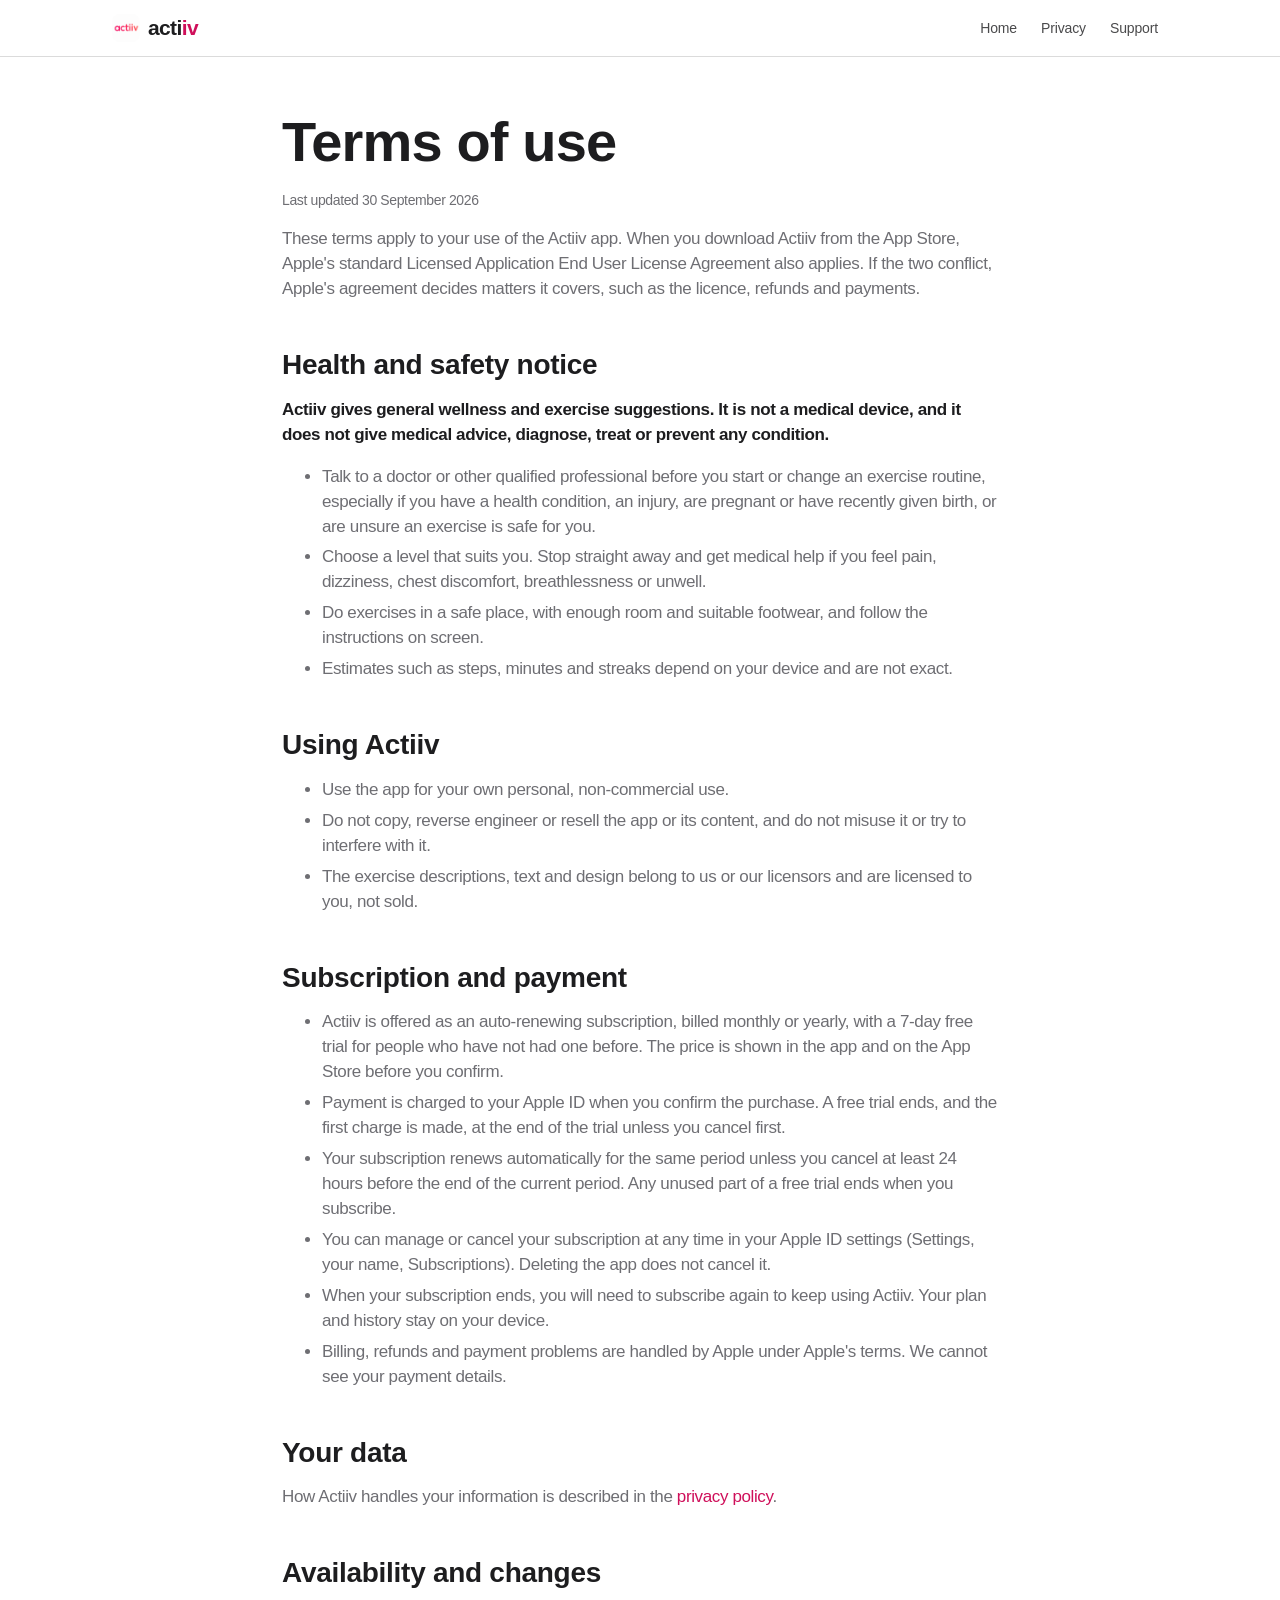
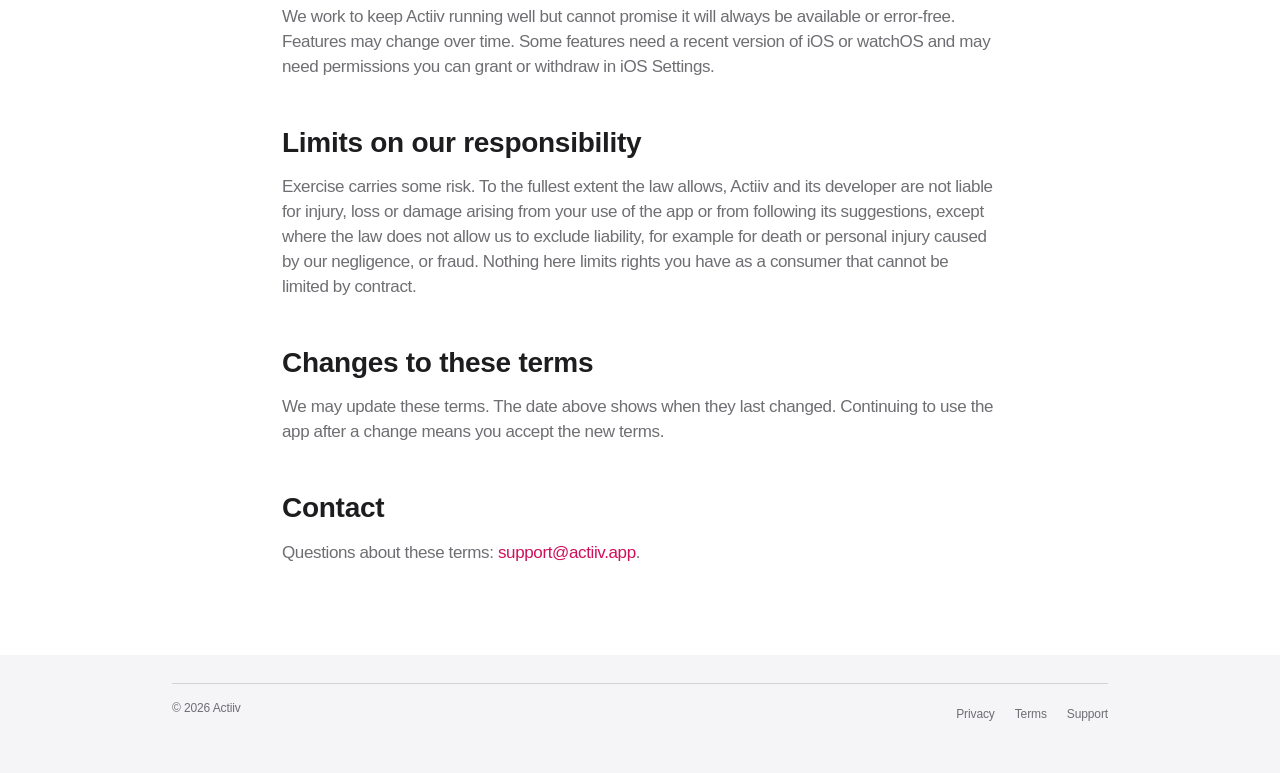
<file: terms.html>
<!doctype html>
<html lang="en">
<head>
<meta charset="utf-8">
<meta name="viewport" content="width=device-width, initial-scale=1">
<title>Terms · Actiiv</title>
<meta name="description" content="The terms for using Actiiv, including the health and safety notice.">
<link rel="icon" href="assets/icon.png">
<link rel="stylesheet" href="assets/site.css">
</head>
<body>
<a class="skip" href="#main">Skip to content</a>
<header class="site">
  <div class="wrap nav-row">
    <a class="brand" href="./"><img src="assets/icon.png" alt="" width="36" height="36"><span>acti<b>iv</b></span></a>
    <nav class="links" aria-label="Main"><a href="./">Home</a><a href="privacy.html">Privacy</a><a href="support.html">Support</a></nav>
  </div>
</header>

<main id="main" class="wrap doc">
  <h1>Terms of use</h1>
  <p class="meta">Last updated 30 September 2026</p>

  <p>These terms apply to your use of the Actiiv app. When you download Actiiv from the App Store, Apple's standard Licensed Application End User License Agreement also applies. If the two conflict, Apple's agreement decides matters it covers, such as the licence, refunds and payments.</p>

  <h2>Health and safety notice</h2>
  <p><strong>Actiiv gives general wellness and exercise suggestions. It is not a medical device, and it does not give medical advice, diagnose, treat or prevent any condition.</strong></p>
  <ul>
    <li>Talk to a doctor or other qualified professional before you start or change an exercise routine, especially if you have a health condition, an injury, are pregnant or have recently given birth, or are unsure an exercise is safe for you.</li>
    <li>Choose a level that suits you. Stop straight away and get medical help if you feel pain, dizziness, chest discomfort, breathlessness or unwell.</li>
    <li>Do exercises in a safe place, with enough room and suitable footwear, and follow the instructions on screen.</li>
    <li>Estimates such as steps, minutes and streaks depend on your device and are not exact.</li>
  </ul>

  <h2>Using Actiiv</h2>
  <ul>
    <li>Use the app for your own personal, non-commercial use.</li>
    <li>Do not copy, reverse engineer or resell the app or its content, and do not misuse it or try to interfere with it.</li>
    <li>The exercise descriptions, text and design belong to us or our licensors and are licensed to you, not sold.</li>
  </ul>

  <h2>Subscription and payment</h2>
  <ul>
    <li>Actiiv is offered as an auto-renewing subscription, billed monthly or yearly, with a 7-day free trial for people who have not had one before. The price is shown in the app and on the App Store before you confirm.</li>
    <li>Payment is charged to your Apple ID when you confirm the purchase. A free trial ends, and the first charge is made, at the end of the trial unless you cancel first.</li>
    <li>Your subscription renews automatically for the same period unless you cancel at least 24 hours before the end of the current period. Any unused part of a free trial ends when you subscribe.</li>
    <li>You can manage or cancel your subscription at any time in your Apple ID settings (Settings, your name, Subscriptions). Deleting the app does not cancel it.</li>
    <li>When your subscription ends, you will need to subscribe again to keep using Actiiv. Your plan and history stay on your device.</li>
    <li>Billing, refunds and payment problems are handled by Apple under Apple's terms. We cannot see your payment details.</li>
  </ul>

  <h2>Your data</h2>
  <p>How Actiiv handles your information is described in the <a href="privacy.html">privacy policy</a>.</p>

  <h2>Availability and changes</h2>
  <p>We work to keep Actiiv running well but cannot promise it will always be available or error-free. Features may change over time. Some features need a recent version of iOS or watchOS and may need permissions you can grant or withdraw in iOS Settings.</p>

  <h2>Limits on our responsibility</h2>
  <p>Exercise carries some risk. To the fullest extent the law allows, Actiiv and its developer are not liable for injury, loss or damage arising from your use of the app or from following its suggestions, except where the law does not allow us to exclude liability, for example for death or personal injury caused by our negligence, or fraud. Nothing here limits rights you have as a consumer that cannot be limited by contract.</p>

  <h2>Changes to these terms</h2>
  <p>We may update these terms. The date above shows when they last changed. Continuing to use the app after a change means you accept the new terms.</p>

  <h2>Contact</h2>
  <p>Questions about these terms: <a href="mailto:support@actiiv.app">support@actiiv.app</a>.</p>
</main>

<footer class="site"><div class="wrap"><div class="foot"><div>&copy; 2026 Actiiv</div><nav aria-label="Footer"><a href="privacy.html">Privacy</a><a href="terms.html">Terms</a><a href="support.html">Support</a></nav></div></div></footer>
</body>
</html>
</file>
<file: assets/site.css>
/* Actiiv website. Apple-style layout (see .claude/skills/apple-style-web-design).
   System fonts only: no third-party requests. */

:root {
  --bg: #ffffff;
  --band: #f5f5f7;
  --tile: #ffffff;
  --text: #1d1d1f;
  --muted: #6e6e73;
  --hairline: rgba(0, 0, 0, 0.14);
  --accent: #cf0f5a;
  --accent-hover: #b50c4d;
  --on-accent: #ffffff;
  --link: #cf0f5a;
  --accent-soft: #fde8f1;
  --nav-bg: rgba(255, 255, 255, 0.8);
  --radius-tile: 28px;
  --radius-pill: 980px;
  --wrap: 980px;
  --shadow: 0 30px 60px -30px rgba(0, 0, 0, 0.35);
  --font: -apple-system, BlinkMacSystemFont, "SF Pro Text", "Helvetica Neue", Helvetica, Arial, sans-serif;
  --font-display: -apple-system, BlinkMacSystemFont, "SF Pro Display", "Helvetica Neue", Helvetica, Arial, sans-serif;
}

@media (prefers-color-scheme: dark) {
  :root {
    --bg: #000000;
    --band: #161617;
    --tile: #1d1d1f;
    --text: #f5f5f7;
    --muted: #a1a1a6;
    --hairline: rgba(255, 255, 255, 0.18);
    --accent: #ff4d94;
    --accent-hover: #ff70a9;
    --on-accent: #1d0710;
    --link: #ff6fa8;
    --accent-soft: #3a1021;
    --nav-bg: rgba(29, 29, 31, 0.8);
    --shadow: 0 30px 60px -30px rgba(0, 0, 0, 0.9);
  }
}

* { box-sizing: border-box; }
html { scroll-behavior: smooth; scroll-padding-top: 64px; -webkit-text-size-adjust: 100%; }
body {
  margin: 0;
  background: var(--bg);
  color: var(--text);
  font-family: var(--font);
  font-size: 17px;
  line-height: 1.47;
  letter-spacing: -0.022em;
  -webkit-font-smoothing: antialiased;
}
img { max-width: 100%; height: auto; display: block; }
a { color: var(--link); text-decoration: none; }
a:hover { text-decoration: underline; }
:focus-visible { outline: 2px solid var(--accent); outline-offset: 3px; border-radius: 6px; }

.wrap { max-width: var(--wrap); margin: 0 auto; padding: 0 22px; }
.skip {
  position: absolute; left: -999px; top: 8px; background: var(--bg); color: var(--text);
  padding: 10px 16px; border-radius: 10px; z-index: 30;
}
.skip:focus { left: 8px; }

/* Header: frosted, sticky */
header.site {
  position: sticky; top: 0; z-index: 20; background: var(--nav-bg);
  -webkit-backdrop-filter: saturate(180%) blur(20px); backdrop-filter: saturate(180%) blur(20px);
  border-bottom: 1px solid var(--hairline);
}
.nav-row { display: flex; align-items: center; justify-content: space-between; gap: 16px; min-height: 56px; }
.wrap.nav-row { max-width: 1100px; }
.brand { display: flex; align-items: center; gap: 8px; color: var(--text); font-weight: 600; font-size: 21px; letter-spacing: -0.03em; }
.brand:hover { text-decoration: none; }
.brand img { width: 28px; height: 28px; border-radius: 7px; }
.brand b { color: var(--accent); font-weight: inherit; }
nav.links { display: flex; gap: 4px; }
nav.links a { color: var(--text); opacity: 0.8; font-size: 14px; letter-spacing: -0.01em; padding: 12px 10px; }
nav.links a:hover { opacity: 1; text-decoration: none; }
@media (max-width: 880px) {
  .nav-row { flex-wrap: wrap; row-gap: 0; padding-top: 4px; }
  nav.links {
    order: 3; width: 100%; overflow-x: auto; scrollbar-width: none; margin: 0 -22px; padding: 0 12px;
    border-top: 1px solid var(--hairline);
  }
  nav.links::-webkit-scrollbar { display: none; }
  nav.links a { white-space: nowrap; }
}

/* Buttons and links */
.btn {
  display: inline-flex; align-items: center; justify-content: center; min-height: 44px; padding: 11px 22px;
  border-radius: var(--radius-pill); font-size: 17px; font-weight: 500; letter-spacing: -0.022em;
  border: 0; cursor: pointer; transition: background-color 0.3s, color 0.3s;
}
.btn:hover { text-decoration: none; }
.btn-accent { background: var(--accent); color: var(--on-accent); }
.btn-accent:hover { background: var(--accent-hover); }
header.site .btn { min-height: 36px; padding: 6px 16px; font-size: 14px; }
.textlink { font-size: 17px; }
.textlink::after { content: " \203A"; }
.textlink:hover { text-decoration: underline; }
.btn[aria-disabled="true"] { opacity: 0.85; cursor: default; }

/* Type */
.eyebrow { font-size: 21px; font-weight: 600; letter-spacing: 0.011em; color: var(--accent); margin: 0 0 8px; }
h1, h2, h3 { font-family: var(--font-display); font-weight: 600; text-wrap: balance; }
h1 { font-size: clamp(40px, 7vw, 80px); line-height: 1.05; letter-spacing: -0.015em; margin: 0 0 18px; }
h2 { font-size: clamp(32px, 5vw, 56px); line-height: 1.08; letter-spacing: -0.01em; margin: 0 0 14px; }
h3 { font-size: 21px; line-height: 1.19; letter-spacing: 0.011em; margin: 0 0 8px; }
.lede { font-size: clamp(19px, 2.4vw, 28px); line-height: 1.25; letter-spacing: 0.004em; color: var(--muted); max-width: 30em; margin: 0 auto 28px; text-wrap: balance; }
.fine { font-size: 14px; color: var(--muted); margin-top: 18px; letter-spacing: -0.01em; }

/* Hero */
.hero { text-align: center; padding: 64px 0 0; overflow: hidden; }
.hero-in { display: block; }
.cta-row { display: flex; gap: 12px 28px; flex-wrap: wrap; align-items: center; justify-content: center; }
.hero-shots {
  position: relative; display: flex; justify-content: center; align-items: flex-end; margin: 56px auto 0;
  max-width: 760px; height: clamp(300px, 52vw, 520px); overflow: hidden;
}
.hero-shots .phone { flex: 0 0 auto; width: 32%; align-self: flex-end; margin-bottom: -22%; }
.hero-shots .phone + .phone { margin-left: -3%; }
.hero-shots .phone:nth-child(2) { width: 38%; z-index: 2; margin-bottom: -16%; }
.hero-shots .phone:nth-child(1), .hero-shots .phone:nth-child(3) { z-index: 1; }
.hero-watch { position: absolute; right: 1%; bottom: 6%; width: min(20%, 130px); z-index: 3; }
.hero-watch .watch-frame { width: 100%; padding: 6px; border-radius: 34px; }
.hero-watch .watch-screen { border-radius: 28px; }

/* Phone frames */
.phone {
  border-radius: 9% / 4.2%; overflow: hidden; background: #000; border: 5px solid #1d1d1f;
  box-shadow: var(--shadow);
}
.phone img { width: 100%; }

/* Bands */
section.block { padding: clamp(64px, 10vw, 112px) 0; background: var(--bg); }
section.block.alt { background: var(--band); }
.section-head { max-width: 760px; margin: 0 auto 48px; text-align: center; }
.section-head p { color: var(--muted); font-size: clamp(19px, 2.2vw, 24px); line-height: 1.3; margin: 0; }
.grid { display: grid; gap: 16px; }
.grid.cols-3 { grid-template-columns: repeat(3, 1fr); }
.grid.cols-2 { grid-template-columns: repeat(2, 1fr); }
@media (max-width: 860px) { .grid.cols-3, .grid.cols-2 { grid-template-columns: 1fr; } }

/* Tiles: flat, no border, no shadow */
.card, .step, .level {
  background: var(--tile); border-radius: var(--radius-tile); padding: 32px 28px;
}
section.block:not(.alt) .card, section.block:not(.alt) .step, section.block:not(.alt) .level { background: var(--band); }
.card p, .step p, .level span { margin: 0; color: var(--muted); font-size: 17px; }
.card h3 { font-size: 24px; margin-bottom: 10px; }
.icon {
  width: auto; height: auto; display: block; margin-bottom: 14px; background: none; color: var(--accent);
  font-size: 28px; line-height: 1;
}

/* Steps */
.steps { display: grid; grid-template-columns: repeat(4, 1fr); gap: 16px; counter-reset: step; }
.step::before {
  counter-increment: step; content: "0" counter(step); display: block; font-weight: 600; font-size: 21px;
  color: var(--accent); font-variant-numeric: tabular-nums; margin-bottom: 28px;
}
.step h3 { font-size: 21px; }
@media (max-width: 900px) { .steps { grid-template-columns: 1fr 1fr; } }
@media (max-width: 520px) { .steps { grid-template-columns: 1fr; } .step::before { margin-bottom: 12px; } }

/* Split (text + image) */
.split { display: grid; grid-template-columns: 1fr 1fr; gap: 64px; align-items: center; }
.split.flip .split-media { order: -1; }
.split h2 { font-size: clamp(32px, 4.4vw, 48px); }
.split ul { padding-left: 1.1rem; color: var(--muted); }
.split li { margin: 10px 0; }
.split li strong { color: var(--text); font-weight: 600; }
@media (max-width: 860px) { .split { grid-template-columns: 1fr; gap: 40px; } .split.flip .split-media { order: 0; } }
.split-media { display: flex; justify-content: center; }
.split-media .phone { width: min(100%, 300px); }

/* Apple Watch */
.watch { text-align: center; }
.watch figcaption { margin-top: 16px; font-size: 14px; color: var(--muted); }
.watch-frame {
  width: min(78%, 260px); margin: 0 auto; padding: 12px; background: #1d1d1f; border-radius: 64px;
  box-shadow: var(--shadow);
}
.watch-screen { position: relative; border-radius: 52px; overflow: hidden; background: #000; }
.watch-screen img { width: 100%; }
/* Hides the "iPhone not connected" glyph shown because the simulator Watch has no paired iPhone. */
.watch-mask { position: absolute; left: 64.5%; top: 6.5%; width: 7.4%; height: 9%; background: #000; }

/* Gallery */
.gallery { display: grid; grid-template-columns: repeat(4, 1fr); gap: 24px; }
.gallery figure { margin: 0; }
.gallery figcaption { margin-top: 16px; font-size: 14px; color: var(--muted); text-align: center; letter-spacing: -0.01em; }
@media (max-width: 900px) { .gallery { grid-template-columns: repeat(2, 1fr); } }

/* Levels */
.levels { display: grid; grid-template-columns: repeat(4, 1fr); gap: 16px; }
.level strong { display: block; font-family: var(--font-display); font-size: 28px; font-weight: 600; margin-bottom: 8px; letter-spacing: -0.005em; }
@media (max-width: 860px) { .levels { grid-template-columns: 1fr 1fr; } }
@media (max-width: 480px) { .levels { grid-template-columns: 1fr; } }

/* Privacy strip */
.strip { background: var(--band); border-radius: var(--radius-tile); padding: clamp(32px, 6vw, 64px); display: grid; grid-template-columns: 1.1fr 1fr; gap: 40px; align-items: center; }
.strip h2 { font-size: clamp(32px, 4.4vw, 48px); }
.strip ul { list-style: none; padding: 0; margin: 0; display: grid; gap: 0; }
.strip li { padding: 14px 0; border-top: 1px solid var(--hairline); }
.strip li:first-child { border-top: 0; }
.strip li::before { content: "\2713"; color: var(--accent); font-weight: 600; margin-right: 12px; }
@media (max-width: 860px) { .strip { grid-template-columns: 1fr; } }

section.block.alt .strip { background: var(--tile); }

/* FAQ: hairline rows, no boxes */
#faq .wrap { max-width: 760px; }
details { border-top: 1px solid var(--hairline); padding: 0; margin: 0; }
details:last-of-type { border-bottom: 1px solid var(--hairline); }
summary {
  cursor: pointer; font-size: 21px; font-weight: 600; padding: 20px 40px 20px 0; list-style: none; position: relative;
  letter-spacing: 0.011em; min-height: 44px;
}
summary::-webkit-details-marker { display: none; }
summary::after { content: "+"; position: absolute; right: 4px; top: 50%; transform: translateY(-52%); font-weight: 300; font-size: 30px; color: var(--muted); }
details[open] summary::after { content: "\2212"; }
details p { color: var(--muted); margin: 0 0 22px; max-width: 44em; }

/* CTA */
.cta-band { text-align: center; }
.cta-band p { color: var(--muted); font-size: clamp(19px, 2.2vw, 24px); line-height: 1.3; max-width: 34em; margin: 0 auto 28px; }

/* Footer */
footer.site { background: var(--band); margin-top: 0; padding: 28px 0 44px; color: var(--muted); font-size: 12px; letter-spacing: -0.01em; }
.foot { display: flex; flex-wrap: wrap; gap: 8px 32px; justify-content: space-between; padding-top: 16px; border-top: 1px solid var(--hairline); }
.foot nav { display: flex; gap: 20px; flex-wrap: wrap; }
.foot a { color: var(--muted); padding: 6px 0; display: inline-block; }
.disclaimer { margin: 0 0 12px; max-width: 80ch; font-size: 12px; line-height: 1.4; }
footer.site .wrap { display: flex; flex-direction: column-reverse; }

/* Long-form pages (privacy, terms, support) */
main.doc { max-width: 760px; padding: 56px 22px 72px; }
.doc h1 { font-size: clamp(36px, 5.5vw, 56px); }
.doc h2 { font-size: 28px; margin-top: 48px; }
.doc p, .doc li { color: var(--muted); }
.doc li { margin: 6px 0; }
.doc strong { color: var(--text); font-weight: 600; }
.doc .meta { color: var(--muted); font-size: 14px; }
.doc table { width: 100%; border-collapse: collapse; margin: 16px 0; font-size: 15px; }
.doc th, .doc td { text-align: left; padding: 12px; border-bottom: 1px solid var(--hairline); vertical-align: top; }
.doc th { color: var(--text); }
.doc td { color: var(--muted); }

/* Motion: gentle fade-up, only when allowed */
@media (prefers-reduced-motion: no-preference) {
  @keyframes rise { from { opacity: 0; transform: translateY(24px); } to { opacity: 1; transform: none; } }
  .hero-in > div, .hero-in > .eyebrow, .hero-in > h1 { animation: rise 0.8s ease-out both; }
  .hero-shots { animation: rise 1s 0.15s ease-out both; }
}
@media (prefers-reduced-motion: reduce) { html { scroll-behavior: auto; } }
</file>
